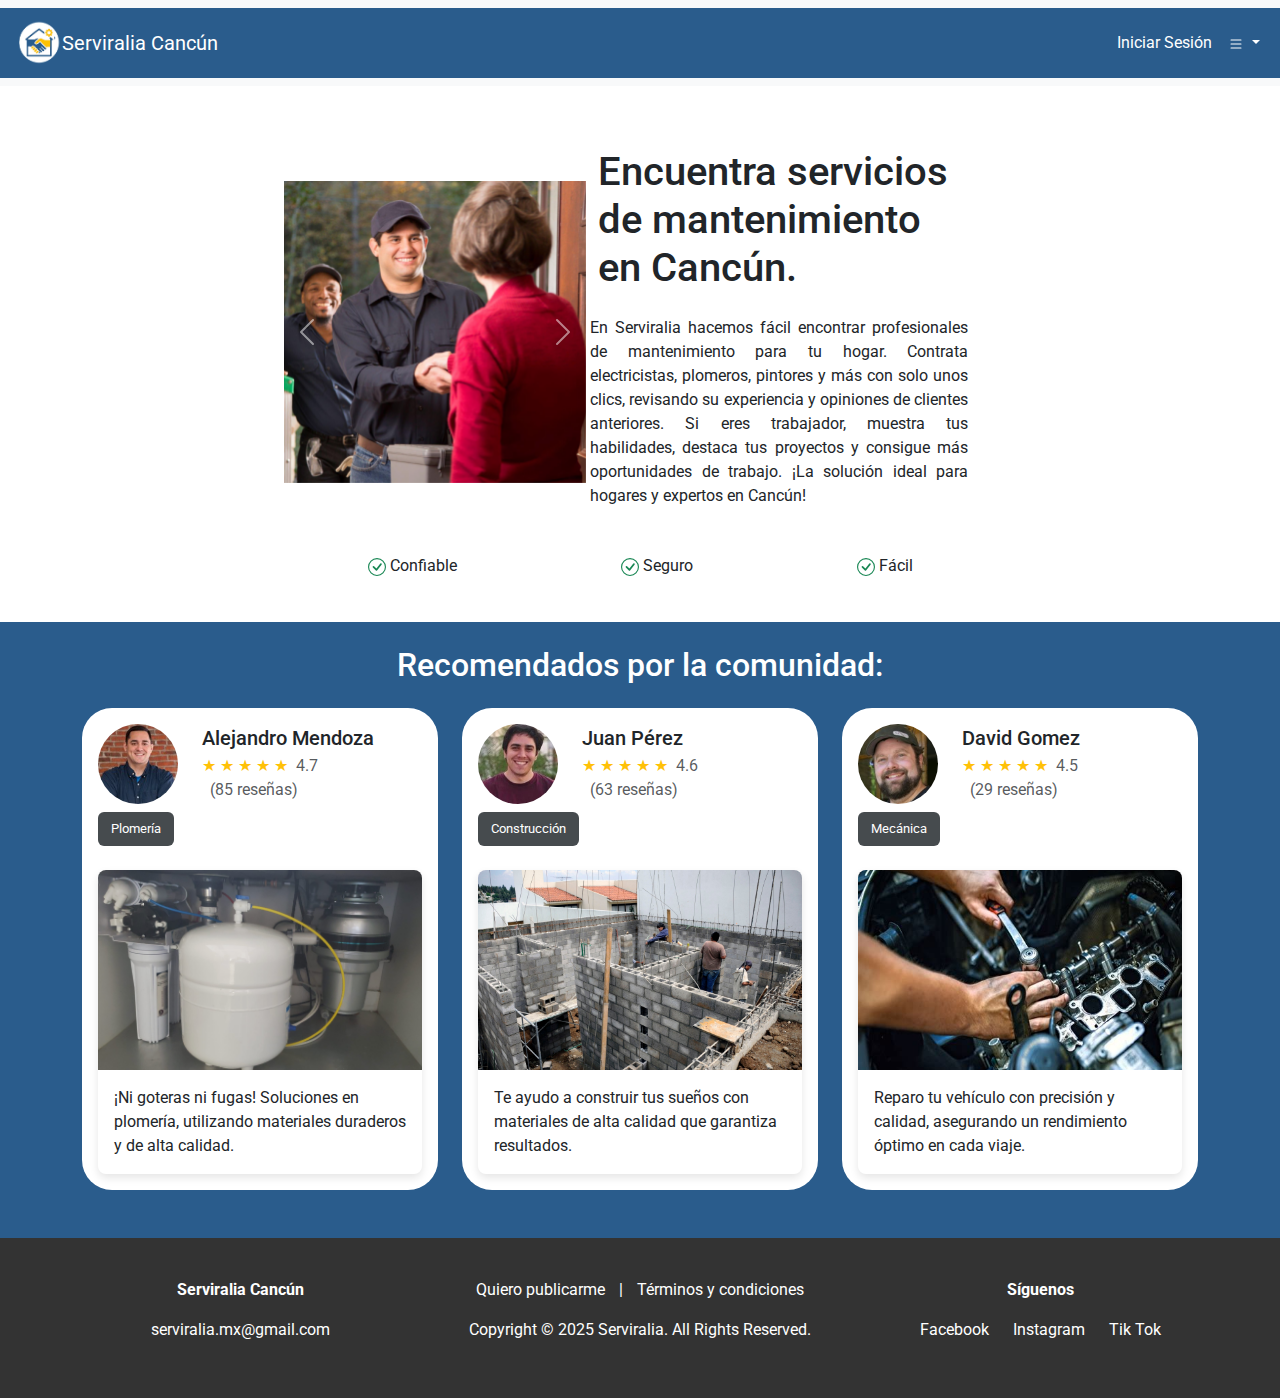
<file: index.html>
<!DOCTYPE html>
<html lang="es">

<head>
  <meta charset="UTF-8">
  <meta name="viewport" content="width=device-width, initial-scale=1.0">
  <title>Serviralia</title>
  <link rel="stylesheet" href="css/bootstrap.min.css">
  <link rel="stylesheet" href="css/style.css">
  <script src="js/bootstrap.bundle.min.js"></script>
</head>

<body>
                            <!-- NAVBAR -->
  <header>
    <nav class="navbar navbar-expand-lg bg-body-tertiary">
      <div class="container-fluid">
        <img src="img/logo.png" width="50">
        <a class="navbar-brand" href="index.html">Serviralia Cancún</a>

        <button class="navbar-toggler" type="button" data-bs-toggle="collapse" data-bs-target="#navbarSupportedContent"
          aria-controls="navbarSupportedContent" aria-expanded="false" aria-label="Toggle navigation">
          <span class="navbar-toggler-icon"></span>
        </button>

        <div class="collapse navbar-collapse" id="navbarSupportedContent">
          <ul class="navbar-nav ms-auto mb-2 mb-lg-0">
            <li class="nav-item">
              <a class="nav-link" href="Singin.html">Iniciar Sesión</a>
            </li>
            <li class="nav-item dropdown">
              <a class="nav-link dropdown-toggle" href="#" id="searchDropdown" role="button" data-bs-toggle="dropdown"
                aria-expanded="false">
                <svg xmlns="http://www.w3.org/2000/svg" width="16" height="16" fill="currentColor" class="bi bi-list"
                  viewBox="0 0 16 16">
                  <path fill-rule="evenodd"
                    d="M2.5 12a.5.5 0 0 1 .5-.5h10a.5.5 0 0 1 0 1H3a.5.5 0 0 1-.5-.5m0-4a.5.5 0 0 1 .5-.5h10a.5.5 0 0 1 0 1H3a.5.5 0 0 1-.5-.5m0-4a.5.5 0 0 1 .5-.5h10a.5.5 0 0 1 0 1H3a.5.5 0 0 1-.5-.5" />
                </svg>
              </a>
              <ul class="dropdown-menu dropdown-menu-end horizontal-dropdown" aria-labelledby="searchDropdown">
                <li><a href="electricidad.html"><button class="dropdown-item"
                      style="background-image: url('img/electricista-DD.jpg');">Electricidad</button></a></li>
                <li><a href="plomeria.html"><button class="dropdown-item"
                      style="background-image: url('img/plomeria-DD.jpeg');">Plomería</button></a></li>
                <li><a href="mecanica.html"><button class="dropdown-item"
                      style="background-image: url('img/mecanica-DD.jpg');">Mecánica</button></a></li>
                <li><a href="construccion.html"><button class="dropdown-item"
                      style="background-image: url('img/Construccion-DD.jpg');">Construcción</button></a></li>
                <li><a href="jardineria.html"><button class="dropdown-item"
                      style="background-image: url('img/jardin-DD.jpg');">Jardinería</button></a></li>
                <li><a href="#"><button class="dropdown-item"
                      style="background-image: url('img/otros.png');">Otros</button></a></li>
              </ul>
            </li>
          </ul>
        </div>
      </div>
    </nav>
  </header>





                            <!-- MAIN-->
  <main class="container">
    <div class="row align-items-center g-1">
      <div class="col-md-4 d-flex justify-content-center">
        <div id="carouselExampleAutoplaying" class="carousel slide carousel-custom" data-bs-ride="carousel">
          <div class="carousel-inner">
            <div class="carousel-item active">
              <img src="img/HomeImg1.png" class="d-block w-100" alt="...">
            </div>
            <div class="carousel-item">
              <img src="img/Homeimg2.jpg" class="d-block w-100" alt="...">
            </div>
            <div class="carousel-item">
              <img src="img/HomeImg3.png" class="d-block w-100" alt="...">
            </div>
          </div>
          <button class="carousel-control-prev" type="button" data-bs-target="#carouselExampleAutoplaying"
            data-bs-slide="prev">
            <span class="carousel-control-prev-icon" aria-hidden="true"></span>
            <span class="visually-hidden">Previous</span>
          </button>
          <button class="carousel-control-next" type="button" data-bs-target="#carouselExampleAutoplaying"
            data-bs-slide="next">
            <span class="carousel-control-next-icon" aria-hidden="true"></span>
            <span class="visually-hidden">Next</span>
          </button>
        </div>
      </div>

      <div class="col-md-5">
        <section>
          <h1 class="p-2 mb-3">Encuentra servicios de mantenimiento en Cancún.</h1>
          <p class="text-justify">En Serviralia hacemos fácil encontrar profesionales de mantenimiento para tu hogar.
            Contrata electricistas, plomeros, pintores y más con solo unos clics, revisando su experiencia y opiniones
            de clientes anteriores. Si eres trabajador, muestra tus habilidades, destaca tus proyectos y consigue más
            oportunidades de trabajo. ¡La solución ideal para hogares y expertos en Cancún!</p>
        </section>
      </div>
    </div>
  </main>

  <div class="icon-text-container">
    <div class="icon-text-group">
      <span class="icon-text-item">
        <svg xmlns="http://www.w3.org/2000/svg" width="18" height="18" fill="currentColor"
          class="bi bi-check-circle text-success" viewBox="0 0 16 16">
          <path d="M8 15A7 7 0 1 1 8 1a7 7 0 0 1 0 14m0 1A8 8 0 1 0 8 0a8 8 0 0 0 0 16" />
          <path
            d="m10.97 4.97-.02.022-3.473 4.425-2.093-2.094a.75.75 0 0 0-1.06 1.06L6.97 11.03a.75.75 0 0 0 1.079-.02l3.992-4.99a.75.75 0 0 0-1.071-1.05" />
        </svg>
        <span class="icon-text-label">Confiable</span>
      </span>

      <span class="icon-text-item">
        <svg xmlns="http://www.w3.org/2000/svg" width="18" height="18" fill="currentColor"
          class="bi bi-check-circle text-success" viewBox="0 0 16 16">
          <path d="M8 15A7 7 0 1 1 8 1a7 7 0 0 1 0 14m0 1A8 8 0 1 0 8 0a8 8 0 0 0 0 16" />
          <path
            d="m10.97 4.97-.02.022-3.473 4.425-2.093-2.094a.75.75 0 0 0-1.06 1.06L6.97 11.03a.75.75 0 0 0 1.079-.02l3.992-4.99a.75.75 0 0 0-1.071-1.05" />
        </svg>
        <span class="icon-text-label">Seguro</span>
      </span>

      <span class="icon-text-item">
        <svg xmlns="http://www.w3.org/2000/svg" width="18" height="18" fill="currentColor"
          class="bi bi-check-circle text-success" viewBox="0 0 16 16">
          <path d="M8 15A7 7 0 1 1 8 1a7 7 0 0 1 0 14m0 1A8 8 0 1 0 8 0a8 8 0 0 0 0 16" />
          <path
            d="m10.97 4.97-.02.022-3.473 4.425-2.093-2.094a.75.75 0 0 0-1.06 1.06L6.97 11.03a.75.75 0 0 0 1.079-.02l3.992-4.99a.75.75 0 0 0-1.071-1.05" />
        </svg>
        <span class="icon-text-label">Fácil</span>
      </span>
    </div>
  </div>
  </section>
  </div>
  </div>
  </main>



     <!-- TRABAJADORES RECOMENDADOS-->

  <div class="container2 perfil-trabajador py-4 mt-4">
    <div class="container">
      <h2 class="mb-4">Recomendados por la comunidad:</h2>
      <div class="row trabajadores-container">
        <!--TRAB 1-->
        <div class="col-md-4 mb-4">
          <div class="trabajador-fondo p-3">
            <div class="row align-items-center mb-4">
              <div class="col-auto">
                <img src="img/pers1.jpg" class="rounded-circle foto-trab" alt="Foto del trabajador">
              </div>
              <div class="col">
                <h5 class="mb-1">Alejandro Mendoza</h5>
                <div class="d-flex align-items-center">
                  <div class="rating-stars">
                    <span class="text-warning">★</span>
                    <span class="text-warning">★</span>
                    <span class="text-warning">★</span>
                    <span class="text-warning">★</span>
                    <span class="text-warning">★</span>
                  </div>
                  <span class="ms-2 text-muted">4.7</span>
                </div>
                <span class="ms-2 text-muted">(85 reseñas)</span>
              </div>
              <div class="col-12 mt-2">
                <button class="btn botonplom">Plomería</button>
              </div>
            </div>

            <div class="row">
              <div class="col-12">
                <div class="card service-card h-100">
                  <img src="img/Reparacion1.png" class="card-img-top" alt="Trabajo de plomería">
                  <div class="card-body">
                    <p class="card-text">¡Ni goteras ni fugas! Soluciones en plomería, utilizando materiales duraderos y
                      de alta calidad.</p>
                  </div>
                </div>
              </div>
            </div>
          </div>
        </div>

        <!--TRAB 2-->
        <div class="col-md-4 mb-4">
          <div class="trabajador-fondo p-3">
            <div class="row align-items-center mb-4">
              <div class="col-auto">
                <img src="img/pers2.jpg" class="rounded-circle foto-trab" alt="Foto del trabajador">
              </div>
              <div class="col">
                <h5 class="mb-1">Juan Pérez</h5>
                <div class="d-flex align-items-center">
                  <div class="rating-stars">
                    <span class="text-warning">★</span>
                    <span class="text-warning">★</span>
                    <span class="text-warning">★</span>
                    <span class="text-warning">★</span>
                    <span class="text-warning">★</span>
                  </div>
                  <span class="ms-2 text-muted">4.6</span>
                </div>
                <span class="ms-2 text-muted">(63 reseñas)</span>
              </div>
              <div class="col-12 mt-2">
                <button class="btn botonplom">Construcción</button>
              </div>
            </div>

            <div class="row">
              <div class="col-12">
                <div class="card service-card h-100">
                  <img src="img/reparacion3.jpg" class="card-img-top" alt="Trabajo de plomería">
                  <div class="card-body">
                    <p class="card-text">Te ayudo a construir tus sueños con materiales de alta calidad que garantiza
                      resultados.</p>
                  </div>
                </div>
              </div>
            </div>
          </div>
        </div>

        <!--TRAB 3-->
        <div class="col-md-4 mb-4">
          <div class="trabajador-fondo p-3">
            <div class="row align-items-center mb-4">
              <div class="col-auto">
                <img src="img/pers3.jpg" class="rounded-circle foto-trab" alt="Foto del trabajador">
              </div>
              <div class="col">
                <h5 class="mb-1">David Gomez</h5>
                <div class="d-flex align-items-center">
                  <div class="rating-stars">
                    <span class="text-warning">★</span>
                    <span class="text-warning">★</span>
                    <span class="text-warning">★</span>
                    <span class="text-warning">★</span>
                    <span class="text-warning">★</span>
                  </div>
                  <span class="ms-2 text-muted">4.5</span>
                </div>
                <span class="ms-2 text-muted">(29 reseñas)</span>
              </div>
              <div class="col-12 mt-2">
                <button class="btn botonplom">Mecánica</button>
              </div>
            </div>

            <div class="row">
              <div class="col-12">
                <div class="card service-card h-100">
                  <img src="img/reparacion2.jpg" class="card-img-top" alt="Trabajo de mecánica">
                  <div class="card-body">
                    <p class="card-text">Reparo tu vehículo con precisión y calidad, asegurando un rendimiento óptimo en
                      cada viaje.</p>
                  </div>
                </div>
              </div>
            </div>
          </div>
        </div>
      </div>
    </div>
  </div>




                            <!--FOOTER INICIO-->
  <footer>
    <div class="footer-container">
      <div class="footer-column">
        <p><strong>Serviralia Cancún</strong></p>
        <p><a href="mailto:serviralia.mx@gmail.com">serviralia.mx@gmail.com</a></p>

      </div>
      <div class="footer-column">
        <p><a href="#">Quiero publicarme</a> | <a href="#">Términos y condiciones</a></p>
        <p>Copyright © 2025 Serviralia. All Rights Reserved.</p>
      </div>
      <div class="footer-column">
        <p><strong>Síguenos</strong></p>
        <a href="#">Facebook</a>
        <a href="#">Instagram</a>
        <a href="#">Tik Tok</a>
      </div>
    </div>
  </footer>

</body>

</html>
</file>
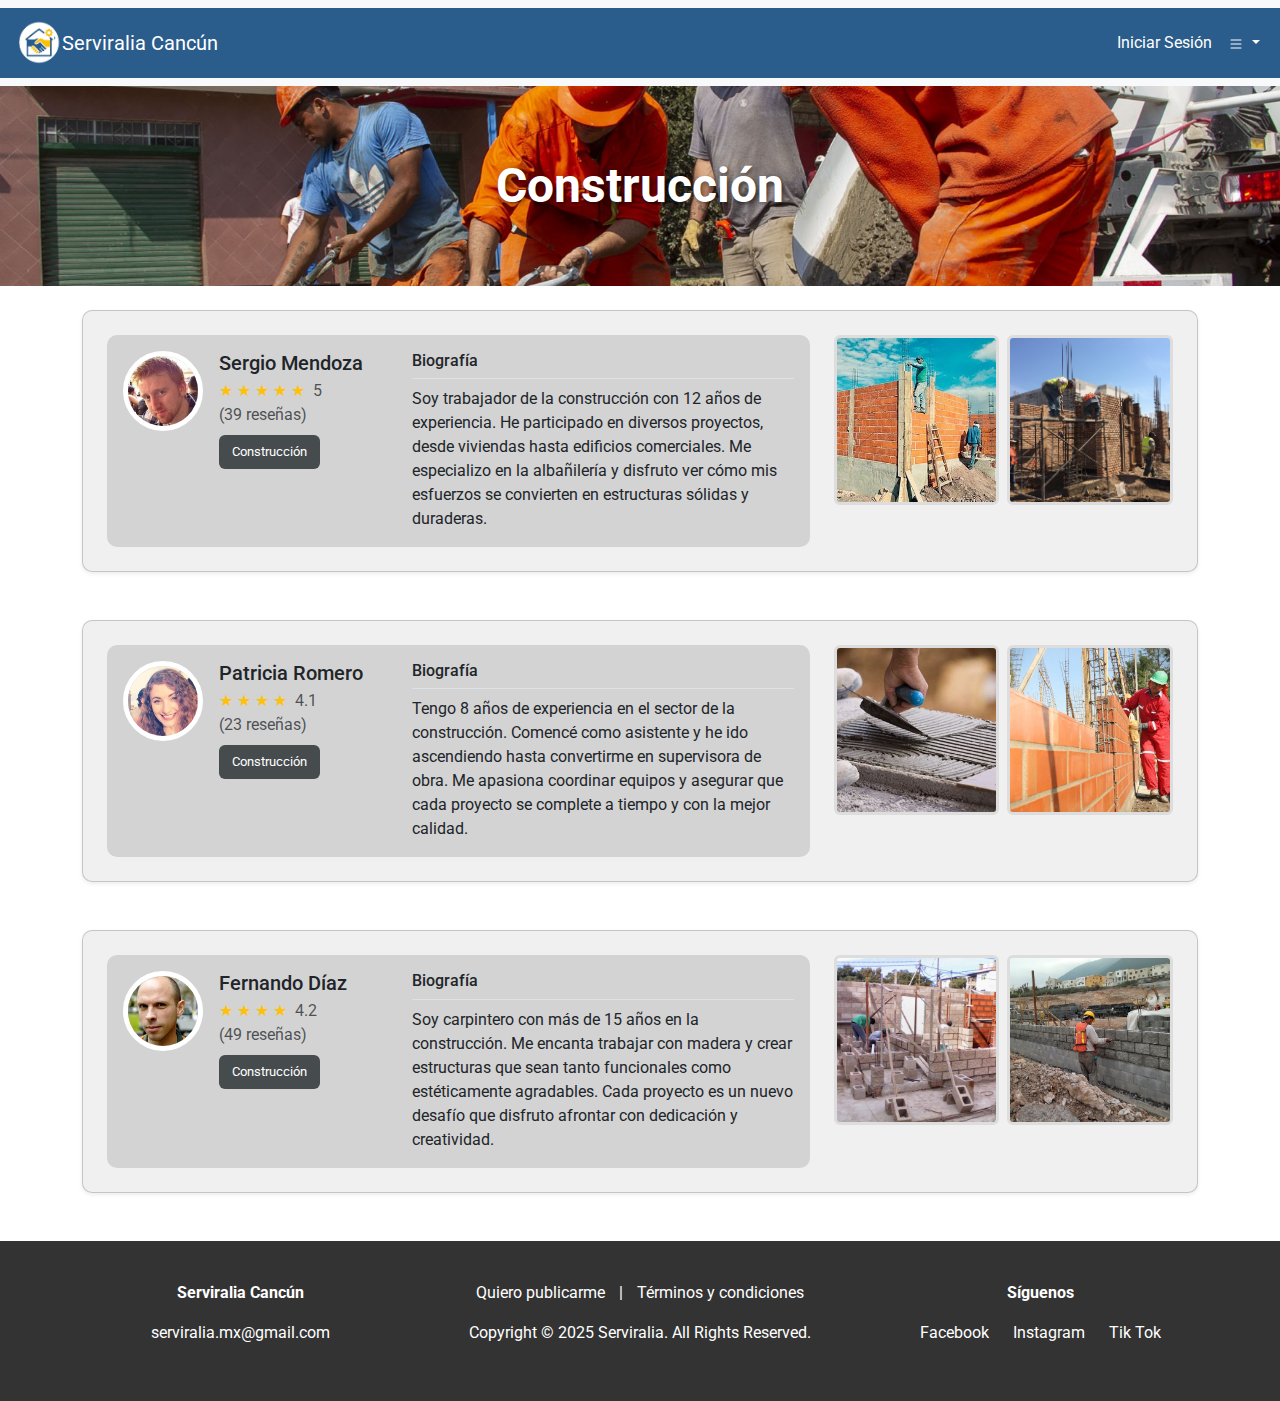
<file: construccion.html>
<!DOCTYPE html>
<html lang="es">

<head>
  <meta charset="UTF-8">
  <meta name="viewport" content="width=device-width, initial-scale=1.0">
  <title>Construcción</title>
  <link rel="stylesheet" href="css/bootstrap.min.css">
  <link rel="stylesheet" href="css/electricidad.css">
  <script src="js/bootstrap.bundle.min.js"></script>
</head>

<body>
                            <!-- NAVBAR -->
  <header>
    <nav class="navbar navbar-expand-lg bg-body-tertiary">
      <div class="container-fluid">
        <img src="img/logo.png" width="50">
        <a class="navbar-brand" href="index.html">Serviralia Cancún</a>

        <button class="navbar-toggler" type="button" data-bs-toggle="collapse" data-bs-target="#navbarSupportedContent"
          aria-controls="navbarSupportedContent" aria-expanded="false" aria-label="Toggle navigation">
          <span class="navbar-toggler-icon"></span>
        </button>

        <div class="collapse navbar-collapse" id="navbarSupportedContent">
          <ul class="navbar-nav ms-auto mb-2 mb-lg-0">
            <li class="nav-item">
              <a class="nav-link" href="Singin.html">Iniciar Sesión</a>
            </li>
            <li class="nav-item dropdown">
              <a class="nav-link dropdown-toggle" href="#" id="searchDropdown" role="button" data-bs-toggle="dropdown"
                aria-expanded="false">
                <svg xmlns="http://www.w3.org/2000/svg" width="16" height="16" fill="currentColor" class="bi bi-list"
                  viewBox="0 0 16 16">
                  <path fill-rule="evenodd"
                    d="M2.5 12a.5.5 0 0 1 .5-.5h10a.5.5 0 0 1 0 1H3a.5.5 0 0 1-.5-.5m0-4a.5.5 0 0 1 .5-.5h10a.5.5 0 0 1 0 1H3a.5.5 0 0 1-.5-.5m0-4a.5.5 0 0 1 .5-.5h10a.5.5 0 0 1 0 1H3a.5.5 0 0 1-.5-.5" />
                </svg>
              </a>
              <ul class="dropdown-menu dropdown-menu-end horizontal-dropdown" aria-labelledby="searchDropdown">
                <li><a href="electricidad.html"><button class="dropdown-item"
                      style="background-image: url('img/electricista-DD.jpg');">Electricidad</button></a></li>
                <li><a href="plomeria.html"><button class="dropdown-item"
                      style="background-image: url('img/plomeria-DD.jpeg');">Plomería</button></a></li>
                <li><a href="mecanica.html"><button class="dropdown-item"
                      style="background-image: url('img/mecanica-DD.jpg');">Mecánica</button></a></li>
                <li><a href="construccion.html"><button class="dropdown-item"
                      style="background-image: url('img/Construccion-DD.jpg');">Construcción</button></a></li>
                <li><a href="electricidad.html"><button class="dropdown-item"
                      style="background-image: url('img/jardin-DD.jpg');">Jardinería</button></a></li>
                <li><a href="#"><button class="dropdown-item"
                      style="background-image: url('img/otros.png');">Otros</button></a></li>
              </ul>
            </li>
          </ul>
        </div>
      </div>
    </nav>
  </header>





                            <!-- MAIN-->
  <main>
    <div class="container-fluid1 px-0">
      <div class="image-container">
        <img src="img/Construccion-DD.jpg" alt="Construcción">
        <div class="text-overlay">Construcción</div>
      </div>
    </div>


    <!--TRAB 1-->
    <div class="container mt-4 mb-5">
      <div class="card p-4 shadow-sm">
        <div class="row g-4">

          <div class="col-md-8">
            <div class="trabajador-fondo p-3">
              <div class="row">

                <div class="col-md-5">
                  <div class="d-flex align-items-start mb-3">
                    <img src="img/pers13.jpg" class="rounded-circle foto-trab me-3" alt="Foto del trabajador"
                      style="width: 80px; height: 80px;">
                    <div>
                      <h5 class="mb-1">Sergio Mendoza</h5>
                      <div class="d-flex align-items-center">
                        <div class="rating-stars">
                          <span class="text-warning">★</span>
                          <span class="text-warning">★</span>
                          <span class="text-warning">★</span>
                          <span class="text-warning">★</span>
                          <span class="text-warning">★</span>
                        </div>
                        <span class="ms-2 text-muted">5</span>
                      </div>
                      <span class="d-block text-muted">(39 reseñas)</span>
                      <button class="btn botonplom mt-2">Construcción</button>
                    </div>
                  </div>
                </div>

                <div class="col-md-7">
                  <div class="trabajador-bio">
                    <h6 class="border-bottom pb-2">Biografía</h6>
                    <p class="mb-0">
                      Soy trabajador de la construcción con 12 años de experiencia. He participado en diversos
                      proyectos, desde viviendas hasta edificios comerciales. Me especializo en la albañilería y
                      disfruto ver cómo mis esfuerzos se convierten en estructuras sólidas y duraderas.
                    </p>
                  </div>
                </div>
              </div>
            </div>
          </div>

          <div class="col-md-4">
            <div class="row g-2">
              <div class="col-6">
                <img src="img/cons1.jpg" class="img-fluid rounded reparacion-img" alt="Reparación 1">
              </div>
              <div class="col-6">
                <img src="img/cons2.jpg" class="img-fluid rounded reparacion-img" alt="Reparación 2">
              </div>
            </div>
          </div>

        </div>
      </div>
    </div>


    <!--TRAB 2-->
    <div class="container mt-4 mb-5">
      <div class="card p-4 shadow-sm">
        <div class="row g-4">

          <div class="col-md-8">
            <div class="trabajador-fondo p-3">
              <div class="row">

                <div class="col-md-5">
                  <div class="d-flex align-items-start mb-3">
                    <img src="img/pers14.jpg" class="rounded-circle foto-trab me-3" alt="Foto del trabajador"
                      style="width: 80px; height: 80px;">
                    <div>
                      <h5 class="mb-1">Patricia Romero</h5>
                      <div class="d-flex align-items-center">
                        <div class="rating-stars">
                          <span class="text-warning">★</span>
                          <span class="text-warning">★</span>
                          <span class="text-warning">★</span>
                          <span class="text-warning">★</span>
                        </div>
                        <span class="ms-2 text-muted">4.1</span>
                      </div>
                      <span class="d-block text-muted">(23 reseñas)</span>
                      <button class="btn botonplom mt-2">Construcción</button>
                    </div>
                  </div>
                </div>

                <div class="col-md-7">
                  <div class="trabajador-bio">
                    <h6 class="border-bottom pb-2">Biografía</h6>
                    <p class="mb-0">
                      Tengo 8 años de experiencia en el sector de la construcción. Comencé como asistente y he ido
                      ascendiendo hasta convertirme en supervisora de obra. Me apasiona coordinar equipos y asegurar que
                      cada proyecto se complete a tiempo y con la mejor calidad.
                    </p>
                  </div>
                </div>
              </div>
            </div>
          </div>

          <div class="col-md-4">
            <div class="row g-2">
              <div class="col-6">
                <img src="img/cons3.jpg" class="img-fluid rounded reparacion-img" alt="Reparación 1">
              </div>
              <div class="col-6">
                <img src="img/cons4.jpg" class="img-fluid rounded reparacion-img" alt="Reparación 2">
              </div>
            </div>
          </div>

        </div>
      </div>
    </div>



    <!--TRAB 3-->
    <div class="container mt-4 mb-5">
      <div class="card p-4 shadow-sm">
        <div class="row g-4">

          <div class="col-md-8">
            <div class="trabajador-fondo p-3">
              <div class="row">

                <div class="col-md-5">
                  <div class="d-flex align-items-start mb-3">
                    <img src="img/pers15.jpg" class="rounded-circle foto-trab me-3" alt="Foto del trabajador"
                      style="width: 80px; height: 80px;">
                    <div>
                      <h5 class="mb-1">Fernando Díaz</h5>
                      <div class="d-flex align-items-center">
                        <div class="rating-stars">
                          <span class="text-warning">★</span>
                          <span class="text-warning">★</span>
                          <span class="text-warning">★</span>
                          <span class="text-warning">★</span>
                        </div>
                        <span class="ms-2 text-muted">4.2</span>
                      </div>
                      <span class="d-block text-muted">(49 reseñas)</span>
                      <button class="btn botonplom mt-2">Construcción</button>
                    </div>
                  </div>
                </div>

                <div class="col-md-7">
                  <div class="trabajador-bio">
                    <h6 class="border-bottom pb-2">Biografía</h6>
                    <p class="mb-0">
                      Soy carpintero con más de 15 años en la construcción. Me encanta trabajar con madera y crear
                      estructuras que sean tanto funcionales como estéticamente agradables. Cada proyecto es un nuevo
                      desafío que disfruto afrontar con dedicación y creatividad.
                  </div>
                </div>
              </div>
            </div>
          </div>

          <div class="col-md-4">
            <div class="row g-2">
              <div class="col-6">
                <img src="img/cons5.jpg" class="img-fluid rounded reparacion-img" alt="Reparación 1">
              </div>
              <div class="col-6">
                <img src="img/cons6.jpg" class="img-fluid rounded reparacion-img" alt="Reparación 2">
              </div>
            </div>
          </div>

        </div>
      </div>
    </div>
  </main>


                            <!--FOOTER INICIO-->
  <footer>
    <div class="footer-container">
      <div class="footer-column">
        <p><strong>Serviralia Cancún</strong></p>
        <p><a href="mailto:serviralia.mx@gmail.com">serviralia.mx@gmail.com</a></p>

      </div>
      <div class="footer-column">
        <p><a href="#">Quiero publicarme</a> | <a href="#">Términos y condiciones</a></p>
        <p>Copyright © 2025 Serviralia. All Rights Reserved.</p>
      </div>
      <div class="footer-column">
        <p><strong>Síguenos</strong></p>
        <a href="#">Facebook</a>
        <a href="#">Instagram</a>
        <a href="#">Tik Tok</a>
      </div>
    </div>
  </footer>

</body>

</html>
</file>
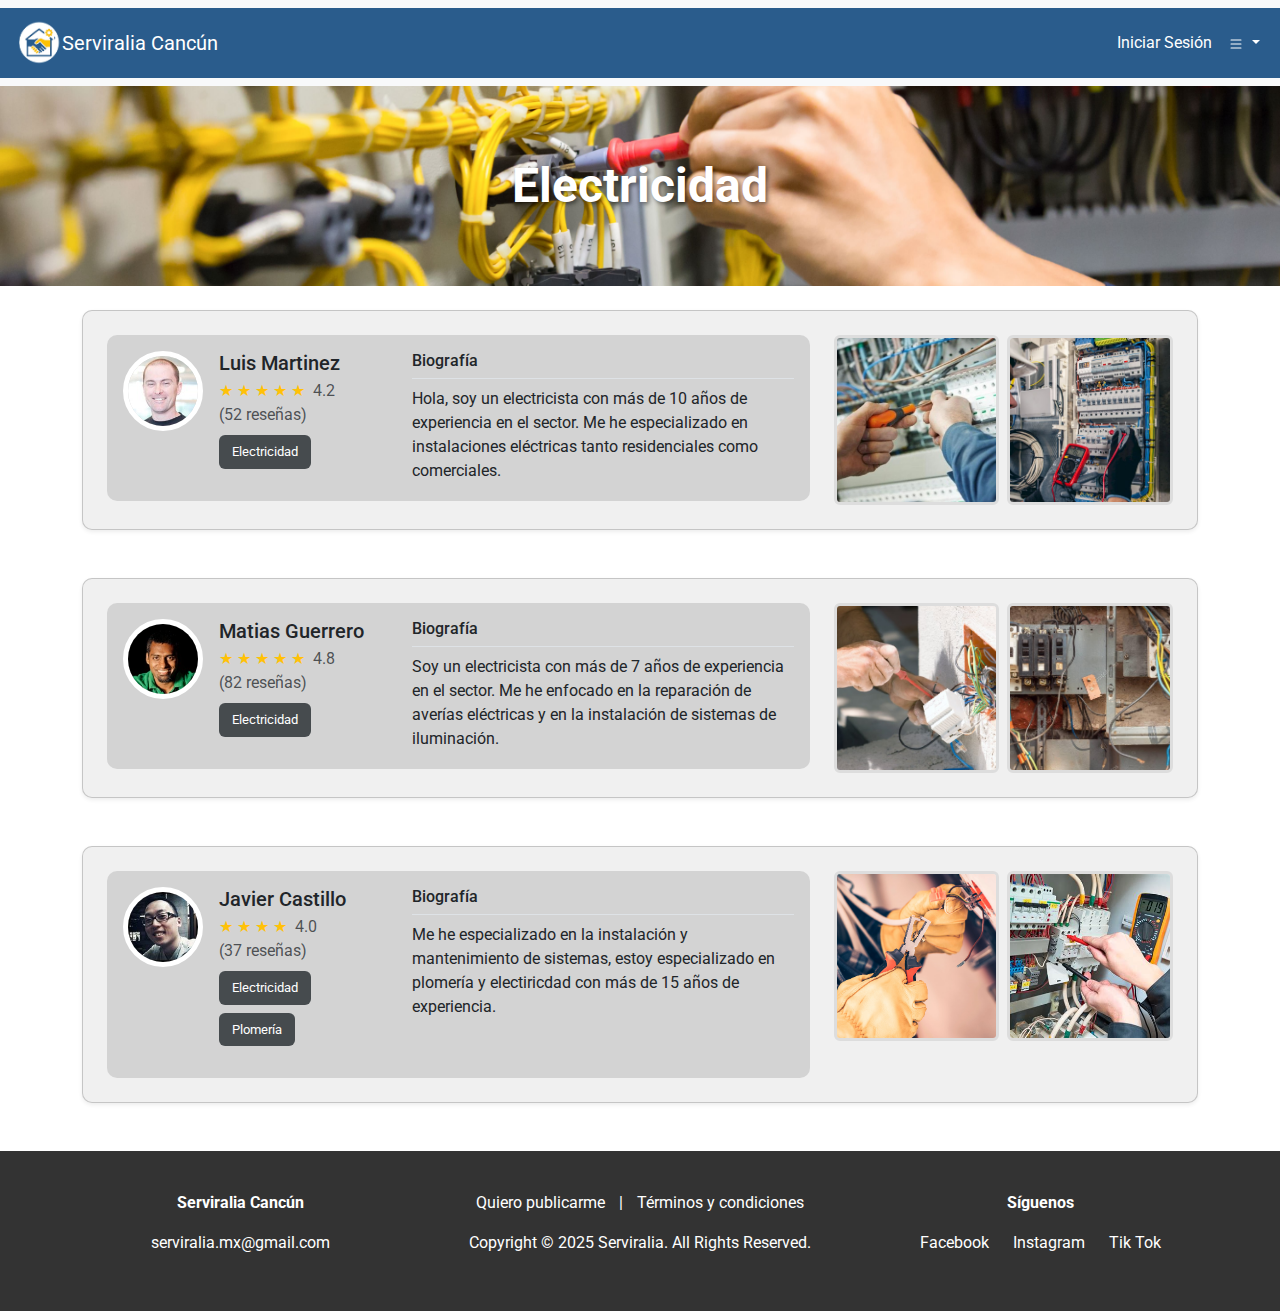
<file: electricidad.html>
<!DOCTYPE html>
<html lang="es">

<head>
  <meta charset="UTF-8">
  <meta name="viewport" content="width=device-width, initial-scale=1.0">
  <title>Electricidad</title>
  <link rel="stylesheet" href="css/bootstrap.min.css">
  <link rel="stylesheet" href="css/electricidad.css">
  <script src="js/bootstrap.bundle.min.js"></script>
</head>

<body>
                            <!-- NAVBAR -->
  <header>
    <nav class="navbar navbar-expand-lg bg-body-tertiary">
      <div class="container-fluid">
        <img src="img/logo.png" width="50">
        <a class="navbar-brand" href="index.html">Serviralia Cancún</a>

        <button class="navbar-toggler" type="button" data-bs-toggle="collapse" data-bs-target="#navbarSupportedContent"
          aria-controls="navbarSupportedContent" aria-expanded="false" aria-label="Toggle navigation">
          <span class="navbar-toggler-icon"></span>
        </button>

        <div class="collapse navbar-collapse" id="navbarSupportedContent">
          <ul class="navbar-nav ms-auto mb-2 mb-lg-0">
            <li class="nav-item">
              <a class="nav-link" href="Singin.html">Iniciar Sesión</a>
            </li>
            <li class="nav-item dropdown">
              <a class="nav-link dropdown-toggle" href="#" id="searchDropdown" role="button" data-bs-toggle="dropdown"
                aria-expanded="false">
                <svg xmlns="http://www.w3.org/2000/svg" width="16" height="16" fill="currentColor" class="bi bi-list"
                  viewBox="0 0 16 16">
                  <path fill-rule="evenodd"
                    d="M2.5 12a.5.5 0 0 1 .5-.5h10a.5.5 0 0 1 0 1H3a.5.5 0 0 1-.5-.5m0-4a.5.5 0 0 1 .5-.5h10a.5.5 0 0 1 0 1H3a.5.5 0 0 1-.5-.5m0-4a.5.5 0 0 1 .5-.5h10a.5.5 0 0 1 0 1H3a.5.5 0 0 1-.5-.5" />
                </svg>
              </a>
              <ul class="dropdown-menu dropdown-menu-end horizontal-dropdown" aria-labelledby="searchDropdown">
                <li><a href="electricidad.html"><button class="dropdown-item"
                      style="background-image: url('img/electricista-DD.jpg');">Electricidad</button></a></li>
                <li><a href="plomeria.html"><button class="dropdown-item"
                      style="background-image: url('img/plomeria-DD.jpeg');">Plomería</button></a></li>
                <li><a href="mecanica.html"><button class="dropdown-item"
                      style="background-image: url('img/mecanica-DD.jpg');">Mecánica</button></a></li>
                <li><a href="construccion.html"><button class="dropdown-item"
                      style="background-image: url('img/Construccion-DD.jpg');">Construcción</button></a></li>
                <li><a href="jardineria.html"><button class="dropdown-item"
                      style="background-image: url('img/jardin-DD.jpg');">Jardinería</button></a></li>
                <li><a href="#"><button class="dropdown-item"
                      style="background-image: url('img/otros.png');">Otros</button></a></li>
              </ul>
            </li>
          </ul>
        </div>
      </div>
    </nav>
  </header>





                            <!-- MAIN-->
  <main>
    <div class="container-fluid1 px-0">
      <div class="image-container">
        <img src="img/electricista-DD.jpg" alt="Electricidad">
        <div class="text-overlay">Electricidad</div>
      </div>
    </div>


    <!--TRAB 1-->
    <div class="container mt-4 mb-5">
      <div class="card p-4 shadow-sm">
        <div class="row g-4">

          <div class="col-md-8">
            <div class="trabajador-fondo p-3">
              <div class="row">

                <div class="col-md-5">
                  <div class="d-flex align-items-start mb-3">
                    <img src="img/pers4.jpg" class="rounded-circle foto-trab me-3" alt="Foto del trabajador"
                      style="width: 80px; height: 80px;">
                    <div>
                      <h5 class="mb-1">Luis Martinez</h5>
                      <div class="d-flex align-items-center">
                        <div class="rating-stars">
                          <span class="text-warning">★</span>
                          <span class="text-warning">★</span>
                          <span class="text-warning">★</span>
                          <span class="text-warning">★</span>
                          <span class="text-warning">★</span>
                        </div>
                        <span class="ms-2 text-muted">4.2</span>
                      </div>
                      <span class="d-block text-muted">(52 reseñas)</span>
                      <button class="btn botonplom mt-2">Electricidad</button>
                    </div>
                  </div>
                </div>

                <div class="col-md-7">
                  <div class="trabajador-bio">
                    <h6 class="border-bottom pb-2">Biografía</h6>
                    <p class="mb-0">
                      Hola, soy un electricista con más de 10 años de experiencia en el sector. Me he especializado en
                      instalaciones eléctricas tanto residenciales como comerciales.
                    </p>
                  </div>
                </div>
              </div>
            </div>
          </div>

          <div class="col-md-4">
            <div class="row g-2">
              <div class="col-6">
                <img src="img/elec1.jpg" class="img-fluid rounded reparacion-img" alt="Reparación 1">
              </div>
              <div class="col-6">
                <img src="img/elec2.jpg" class="img-fluid rounded reparacion-img" alt="Reparación 2">
              </div>
            </div>
          </div>

        </div>
      </div>
    </div>


    <!--TRAB 2-->
    <div class="container mt-4 mb-5">
      <div class="card p-4 shadow-sm">
        <div class="row g-4">

          <div class="col-md-8">
            <div class="trabajador-fondo p-3">
              <div class="row">

                <div class="col-md-5">
                  <div class="d-flex align-items-start mb-3">
                    <img src="img/pers5.jpg" class="rounded-circle foto-trab me-3" alt="Foto del trabajador"
                      style="width: 80px; height: 80px;">
                    <div>
                      <h5 class="mb-1">Matias Guerrero</h5>
                      <div class="d-flex align-items-center">
                        <div class="rating-stars">
                          <span class="text-warning">★</span>
                          <span class="text-warning">★</span>
                          <span class="text-warning">★</span>
                          <span class="text-warning">★</span>
                          <span class="text-warning">★</span>
                        </div>
                        <span class="ms-2 text-muted">4.8</span>
                      </div>
                      <span class="d-block text-muted">(82 reseñas)</span>
                      <button class="btn botonplom mt-2">Electricidad</button>
                    </div>
                  </div>
                </div>

                <div class="col-md-7">
                  <div class="trabajador-bio">
                    <h6 class="border-bottom pb-2">Biografía</h6>
                    <p class="mb-0">
                      Soy un electricista con más de 7 años de experiencia en el sector. Me he enfocado en la reparación
                      de averías eléctricas y en la instalación de sistemas de iluminación.
                    </p>
                  </div>
                </div>
              </div>
            </div>
          </div>

          <div class="col-md-4">
            <div class="row g-2">
              <div class="col-6">
                <img src="img/elec3.jpg" class="img-fluid rounded reparacion-img" alt="Reparación 1">
              </div>
              <div class="col-6">
                <img src="img/elec4.jpg" class="img-fluid rounded reparacion-img" alt="Reparación 2">
              </div>
            </div>
          </div>

        </div>
      </div>
    </div>



    <!--TRAB 3-->
    <div class="container mt-4 mb-5">
      <div class="card p-4 shadow-sm">
        <div class="row g-4">

          <div class="col-md-8">
            <div class="trabajador-fondo p-3">
              <div class="row">

                <div class="col-md-5">
                  <div class="d-flex align-items-start mb-3">
                    <img src="img/pers6.jpg" class="rounded-circle foto-trab me-3" alt="Foto del trabajador"
                      style="width: 80px; height: 80px;">
                    <div>
                      <h5 class="mb-1">Javier Castillo</h5>
                      <div class="d-flex align-items-center">
                        <div class="rating-stars">
                          <span class="text-warning">★</span>
                          <span class="text-warning">★</span>
                          <span class="text-warning">★</span>
                          <span class="text-warning">★</span>
                        </div>
                        <span class="ms-2 text-muted">4.0</span>
                      </div>
                      <span class="d-block text-muted">(37 reseñas)</span>
                      <button class="btn botonplom mt-2">Electricidad</button>
                      <button class="btn botonplom mt-2">Plomería</button>
                    </div>
                  </div>
                </div>

                <div class="col-md-7">
                  <div class="trabajador-bio">
                    <h6 class="border-bottom pb-2">Biografía</h6>
                    <p class="mb-0">
                      Me he especializado en la instalación y mantenimiento de sistemas, estoy especializado en plomería
                      y electiricdad con más de 15 años de experiencia.
                    </p>
                  </div>
                </div>
              </div>
            </div>
          </div>

          <div class="col-md-4">
            <div class="row g-2">
              <div class="col-6">
                <img src="img/elec5.jpg" class="img-fluid rounded reparacion-img" alt="Reparación 1">
              </div>
              <div class="col-6">
                <img src="img/elec6.jpg" class="img-fluid rounded reparacion-img" alt="Reparación 2">
              </div>
            </div>
          </div>

        </div>
      </div>
    </div>
  </main>


                            <!--FOOTER INICIO-->
  <footer>
    <div class="footer-container">
      <div class="footer-column">
        <p><strong>Serviralia Cancún</strong></p>
        <p><a href="mailto:serviralia.mx@gmail.com">serviralia.mx@gmail.com</a></p>

      </div>
      <div class="footer-column">
        <p><a href="#">Quiero publicarme</a> | <a href="#">Términos y condiciones</a></p>
        <p>Copyright © 2025 Serviralia. All Rights Reserved.</p>
      </div>
      <div class="footer-column">
        <p><strong>Síguenos</strong></p>
        <a href="#">Facebook</a>
        <a href="#">Instagram</a>
        <a href="#">Tik Tok</a>
      </div>
    </div>
  </footer>

</body>

</html>
</file>
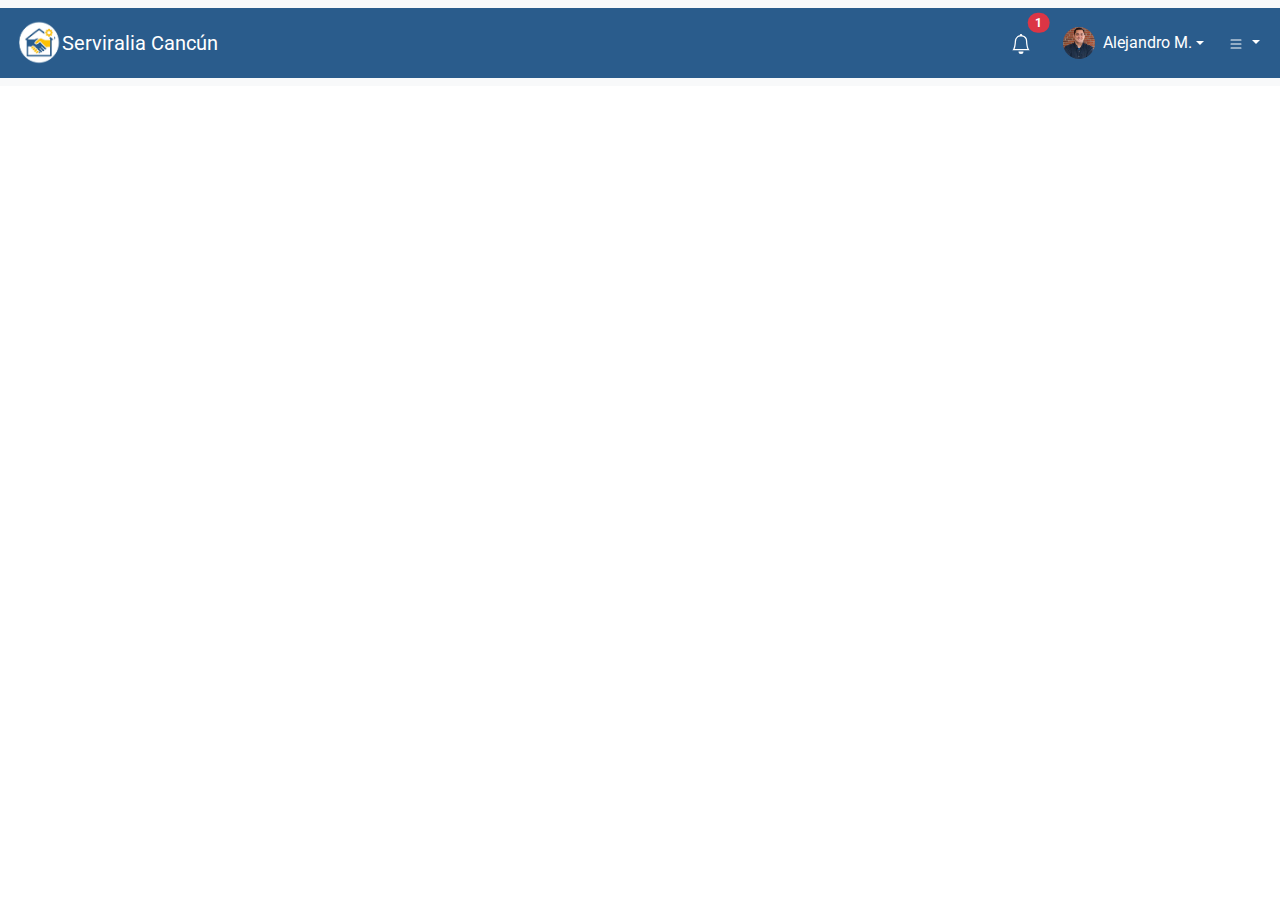
<file: header2.html>
<!DOCTYPE html>
<html lang="es">

<head>
  <meta charset="UTF-8">
  <meta name="viewport" content="width=device-width, initial-scale=1.0">
  <title>Header2</title>
  <link rel="stylesheet" href="css/bootstrap.min.css">
  <link rel="stylesheet" href="css/header2.css">
  <script src="js/bootstrap.bundle.min.js"></script>
</head>

<body>
  <!-- NAVBAR -->
  <header>
    <nav class="navbar navbar-expand-lg bg-body-tertiary">
      <div class="container-fluid">
        <img src="img/logo.png" width="50">
        <a class="navbar-brand" href="index.html">Serviralia Cancún</a>

        <button class="navbar-toggler" type="button" data-bs-toggle="collapse" data-bs-target="#navbarSupportedContent"
          aria-controls="navbarSupportedContent" aria-expanded="false" aria-label="Toggle navigation">
          <span class="navbar-toggler-icon"></span>
        </button>

        <div class="collapse navbar-collapse" id="navbarSupportedContent">
          <ul class="navbar-nav ms-auto mb-2 mb-lg-0 align-items-center">
            <!-- Solicitudes -->
            <li class="nav-item mx-2">
              <a class="nav-link position-relative" href="#">
                <svg xmlns="http://www.w3.org/2000/svg" width="20" height="20" fill="currentColor" class="bi bi-bell" viewBox="0 0 16 16">
                  <path d="M8 16a2 2 0 0 0 2-2H6a2 2 0 0 0 2 2zM8 1.918l-.797.161A4.002 4.002 0 0 0 4 6c0 .628-.134 2.197-.459 3.742-.16.767-.376 1.566-.663 2.258h10.244c-.287-.692-.502-1.49-.663-2.258C12.134 8.197 12 6.628 12 6a4.002 4.002 0 0 0-3.203-3.92L8 1.917zM14.22 12c.223.447.481.801.78 1H1c.299-.199.557-.553.78-1C2.68 10.2 3 6.88 3 6c0-2.42 1.72-4.44 4.005-4.901a1 1 0 1 1 1.99 0A5.002 5.002 0 0 1 13 6c0 .88.32 4.2 1.22 6z"/>
                </svg>
                <span class="position-absolute top-0 start-100 translate-middle badge rounded-pill bg-danger">
                  1
                  <span class="visually-hidden">solicitudes pendientes</span>
                </span>
              </a>
            </li>
            
            <!-- Dropdown de perfil -->
            <li class="nav-item dropdown mx-2">
              <a class="nav-link dropdown-toggle d-flex align-items-center" href="#" id="profileDropdown" role="button" data-bs-toggle="dropdown" aria-expanded="false">
                <img src="img/pers1.jpg" width="32" height="32" class="rounded-circle me-2">
                <span>Alejandro M.</span>
              </a>
              <ul class="dropdown-menu dropdown-menu-end" aria-labelledby="profileDropdown">
                <li><a class="dropdown-item" href="perfiltrab.html">Mi perfil</a></li>
                <li><a class="dropdown-item" href="#">Editar perfil</a></li>
                <li><a class="dropdown-item" href="#">Solicitudes (1)</a></li>
                <li><hr class="dropdown-divider"></li>
                <li><a class="dropdown-item text-danger" href="#">Cerrar sesión</a></li>
              </ul>
            </li>
            
            <!-- Dropdown de categorias -->
            <li class="nav-item dropdown">
              <a class="nav-link dropdown-toggle" href="#" id="searchDropdown" role="button" data-bs-toggle="dropdown"
                aria-expanded="false">
                <svg xmlns="http://www.w3.org/2000/svg" width="16" height="16" fill="currentColor" class="bi bi-list"
                  viewBox="0 0 16 16">
                  <path fill-rule="evenodd"
                    d="M2.5 12a.5.5 0 0 1 .5-.5h10a.5.5 0 0 1 0 1H3a.5.5 0 0 1-.5-.5m0-4a.5.5 0 0 1 .5-.5h10a.5.5 0 0 1 0 1H3a.5.5 0 0 1-.5-.5m0-4a.5.5 0 0 1 .5-.5h10a.5.5 0 0 1 0 1H3a.5.5 0 0 1-.5-.5" />
                </svg>
              </a>
              <ul class="dropdown-menu dropdown-menu-end horizontal-dropdown" aria-labelledby="searchDropdown">
                <li><a href="electricidad.html"><button class="dropdown-item"
                      style="background-image: url('img/electricista-DD.jpg');">Electricidad</button></a></li>
                <li><a href="plomeria.html"><button class="dropdown-item"
                      style="background-image: url('img/plomeria-DD.jpeg');">Plomería</button></a></li>
                <li><a href="mecanica.html"><button class="dropdown-item"
                      style="background-image: url('img/mecanica-DD.jpg');">Mecánica</button></a></li>
                <li><a href="construccion.html"><button class="dropdown-item"
                      style="background-image: url('img/Construccion-DD.jpg');">Construcción</button></a></li>
                <li><a href="jardineria.html"><button class="dropdown-item"
                      style="background-image: url('img/jardin-DD.jpg');">Jardinería</button></a></li>
                <li><a href="#"><button class="dropdown-item"
                      style="background-image: url('img/otros.png');">Otros</button></a></li>
              </ul>
            </li>
          </ul>
        </div>
      </div>
    </nav>
  </header>
</body>
</html>
</file>
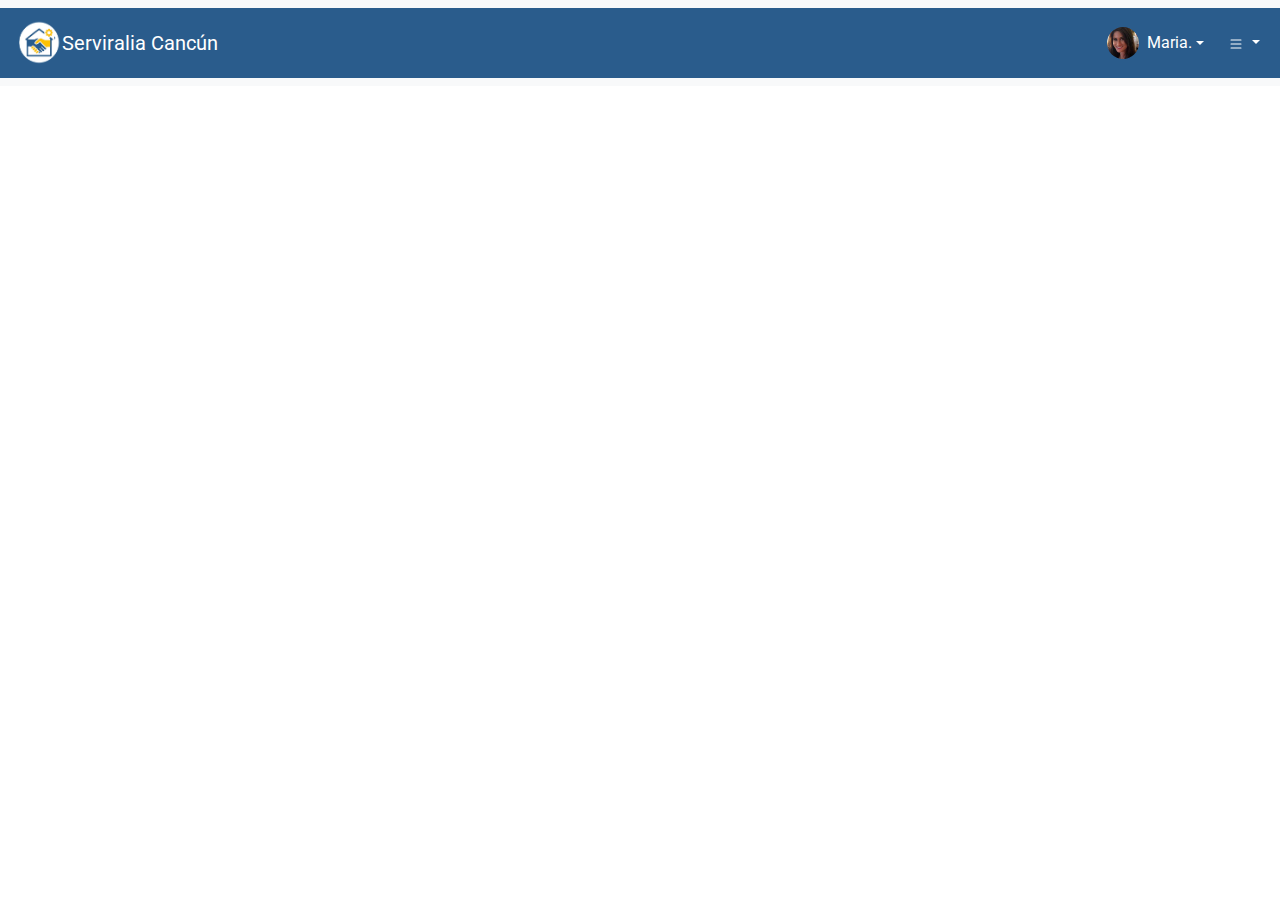
<file: headercliente.html>
<!DOCTYPE html>
<html lang="es">

<head>
  <meta charset="UTF-8">
  <meta name="viewport" content="width=device-width, initial-scale=1.0">
  <title>Header2</title>
  <link rel="stylesheet" href="css/bootstrap.min.css">
  <link rel="stylesheet" href="css/header2.css">
  <script src="js/bootstrap.bundle.min.js"></script>
</head>

<body>
  <!-- NAVBAR -->
  <header>
    <nav class="navbar navbar-expand-lg bg-body-tertiary">
      <div class="container-fluid">
        <img src="img/logo.png" width="50">
        <a class="navbar-brand" href="index.html">Serviralia Cancún</a>

        <button class="navbar-toggler" type="button" data-bs-toggle="collapse" data-bs-target="#navbarSupportedContent"
          aria-controls="navbarSupportedContent" aria-expanded="false" aria-label="Toggle navigation">
          <span class="navbar-toggler-icon"></span>
        </button>

        <div class="collapse navbar-collapse" id="navbarSupportedContent">
          <ul class="navbar-nav ms-auto mb-2 mb-lg-0 align-items-center">

            
            <!-- Dropdown de perfil -->
            <li class="nav-item dropdown mx-2">
              <a class="nav-link dropdown-toggle d-flex align-items-center" href="#" id="profileDropdown" role="button" data-bs-toggle="dropdown" aria-expanded="false">
                <img src="img/pers11.jpg" width="32" height="32" class="rounded-circle me-2">
                <span>Maria.</span>
              </a>
              <ul class="dropdown-menu dropdown-menu-end" aria-labelledby="profileDropdown">
                <li><a class="dropdown-item" href="perfiltrab.html">Mi perfil</a></li>
                <li><a class="dropdown-item" href="#">Editar perfil</a></li>
                <li><hr class="dropdown-divider"></li>
                <li><a class="dropdown-item text-danger" href="#">Cerrar sesión</a></li>
              </ul>
            </li>
            
            <!-- Dropdown de categorias -->
            <li class="nav-item dropdown">
              <a class="nav-link dropdown-toggle" href="#" id="searchDropdown" role="button" data-bs-toggle="dropdown"
                aria-expanded="false">
                <svg xmlns="http://www.w3.org/2000/svg" width="16" height="16" fill="currentColor" class="bi bi-list"
                  viewBox="0 0 16 16">
                  <path fill-rule="evenodd"
                    d="M2.5 12a.5.5 0 0 1 .5-.5h10a.5.5 0 0 1 0 1H3a.5.5 0 0 1-.5-.5m0-4a.5.5 0 0 1 .5-.5h10a.5.5 0 0 1 0 1H3a.5.5 0 0 1-.5-.5m0-4a.5.5 0 0 1 .5-.5h10a.5.5 0 0 1 0 1H3a.5.5 0 0 1-.5-.5" />
                </svg>
              </a>
              <ul class="dropdown-menu dropdown-menu-end horizontal-dropdown" aria-labelledby="searchDropdown">
                <li><a href="electricidad.html"><button class="dropdown-item"
                      style="background-image: url('img/electricista-DD.jpg');">Electricidad</button></a></li>
                <li><a href="plomeria.html"><button class="dropdown-item"
                      style="background-image: url('img/plomeria-DD.jpeg');">Plomería</button></a></li>
                <li><a href="mecanica.html"><button class="dropdown-item"
                      style="background-image: url('img/mecanica-DD.jpg');">Mecánica</button></a></li>
                <li><a href="construccion.html"><button class="dropdown-item"
                      style="background-image: url('img/Construccion-DD.jpg');">Construcción</button></a></li>
                <li><a href="jardineria.html"><button class="dropdown-item"
                      style="background-image: url('img/jardin-DD.jpg');">Jardinería</button></a></li>
                <li><a href="#"><button class="dropdown-item"
                      style="background-image: url('img/otros.png');">Otros</button></a></li>
              </ul>
            </li>
          </ul>
        </div>
      </div>
    </nav>
  </header>
</body>
</html>
</file>
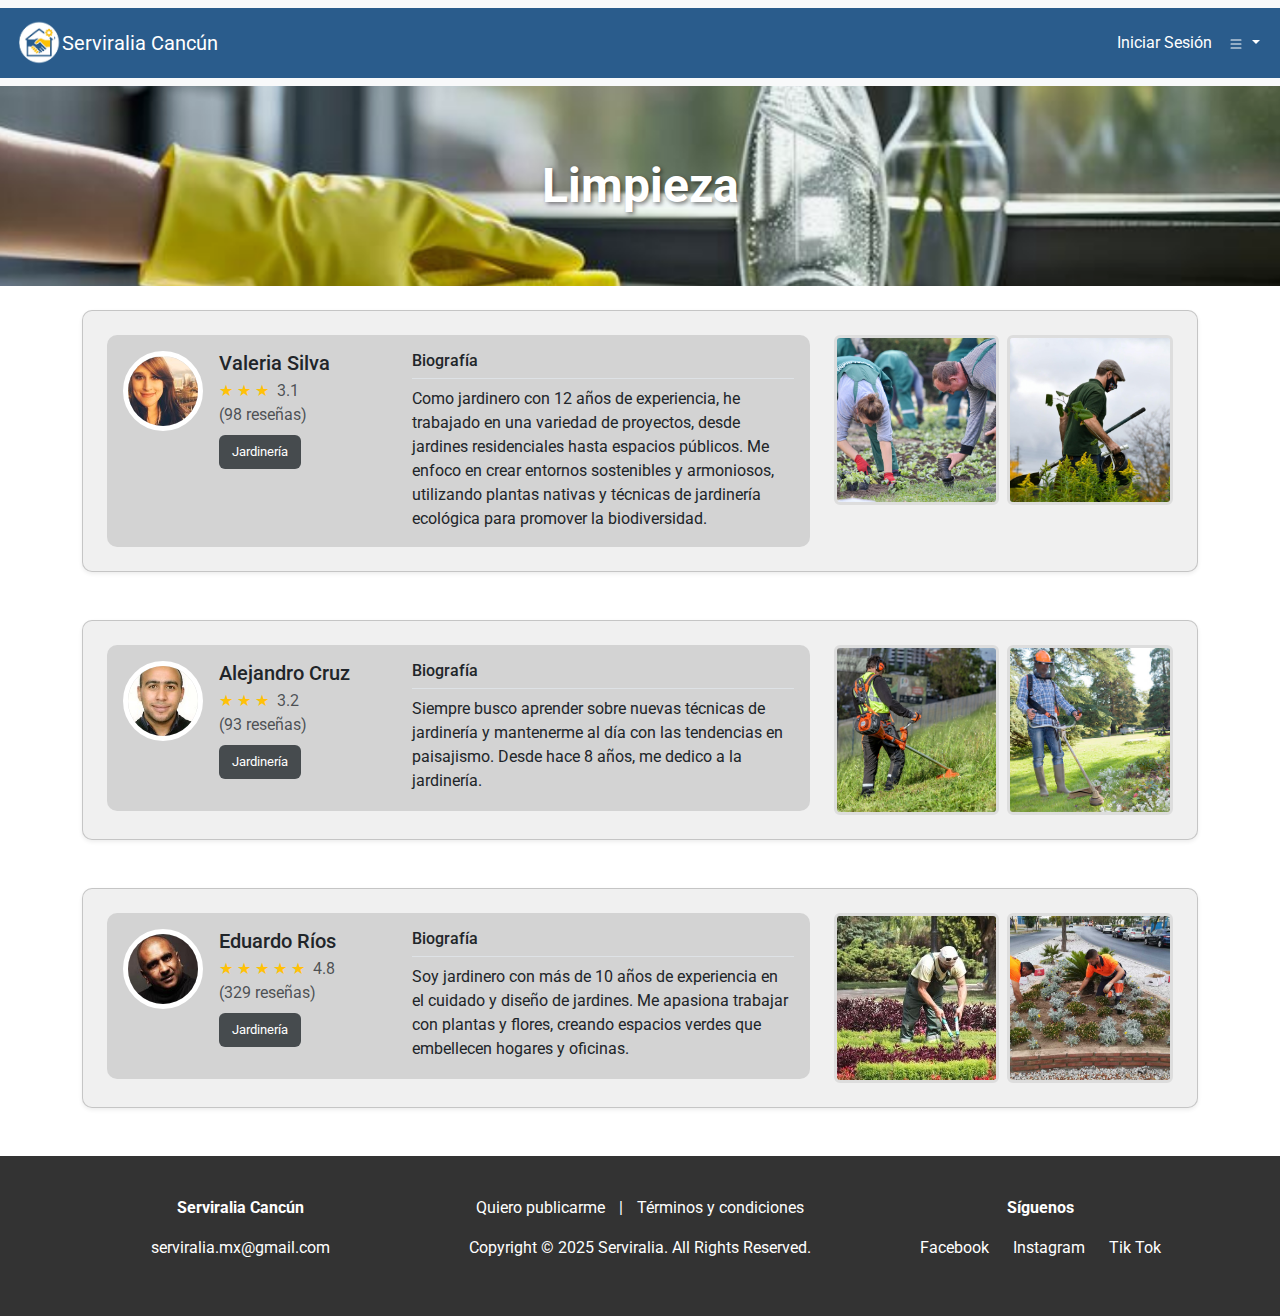
<file: jardineria.html>
<!DOCTYPE html>
<html lang="es">

<head>
  <meta charset="UTF-8">
  <meta name="viewport" content="width=device-width, initial-scale=1.0">
  <title>Jardinería</title>
  <link rel="stylesheet" href="css/bootstrap.min.css">
  <link rel="stylesheet" href="css/electricidad.css">
  <script src="js/bootstrap.bundle.min.js"></script>
</head>

<body>
                            <!-- NAVBAR -->
  <header>
    <nav class="navbar navbar-expand-lg bg-body-tertiary">
      <div class="container-fluid">
        <img src="img/logo.png" width="50">
        <a class="navbar-brand" href="index.html">Serviralia Cancún</a>

        <button class="navbar-toggler" type="button" data-bs-toggle="collapse" data-bs-target="#navbarSupportedContent"
          aria-controls="navbarSupportedContent" aria-expanded="false" aria-label="Toggle navigation">
          <span class="navbar-toggler-icon"></span>
        </button>

        <div class="collapse navbar-collapse" id="navbarSupportedContent">
          <ul class="navbar-nav ms-auto mb-2 mb-lg-0">
            <li class="nav-item">
              <a class="nav-link" href="Singin.html">Iniciar Sesión</a>
            </li>
            <li class="nav-item dropdown">
              <a class="nav-link dropdown-toggle" href="#" id="searchDropdown" role="button" data-bs-toggle="dropdown"
                aria-expanded="false">
                <svg xmlns="http://www.w3.org/2000/svg" width="16" height="16" fill="currentColor" class="bi bi-list"
                  viewBox="0 0 16 16">
                  <path fill-rule="evenodd"
                    d="M2.5 12a.5.5 0 0 1 .5-.5h10a.5.5 0 0 1 0 1H3a.5.5 0 0 1-.5-.5m0-4a.5.5 0 0 1 .5-.5h10a.5.5 0 0 1 0 1H3a.5.5 0 0 1-.5-.5m0-4a.5.5 0 0 1 .5-.5h10a.5.5 0 0 1 0 1H3a.5.5 0 0 1-.5-.5" />
                </svg>
              </a>
              <ul class="dropdown-menu dropdown-menu-end horizontal-dropdown" aria-labelledby="searchDropdown">
                <li><a href="electricidad.html"><button class="dropdown-item"
                      style="background-image: url('img/electricista-DD.jpg');">Electricidad</button></a></li>
                <li><a href="plomeria.html"><button class="dropdown-item"
                      style="background-image: url('img/plomeria-DD.jpeg');">Plomería</button></a></li>
                <li><a href="mecanica.html"><button class="dropdown-item"
                      style="background-image: url('img/mecanica-DD.jpg');">Mecánica</button></a></li>
                <li><a href="construccion.html"><button class="dropdown-item"
                      style="background-image: url('img/Construccion-DD.jpg');">Construcción</button></a></li>
                <li><a href="jardineria.html"><button class="dropdown-item"
                      style="background-image: url('img/jardin-DD.jpg');">Jardinería</button></a></li>
                <li><a href="#"><button class="dropdown-item"
                      style="background-image: url('img/otros.png');">Otros</button></a></li>
              </ul>
            </li>
          </ul>
        </div>
      </div>
    </nav>
  </header>





                            <!-- MAIN-->
  <main>
    <div class="container-fluid1 px-0">
      <div class="image-container">
        <img src="img/limpieza.png" alt="Jardinería">
        <div class="text-overlay">Limpieza</div>
      </div>
    </div>


    <!--TRAB 1-->
    <div class="container mt-4 mb-5">
      <div class="card p-4 shadow-sm">
        <div class="row g-4">

          <div class="col-md-8">
            <div class="trabajador-fondo p-3">
              <div class="row">

                <div class="col-md-5">
                  <div class="d-flex align-items-start mb-3">
                    <img src="img/pers16.jpg" class="rounded-circle foto-trab me-3" alt="Foto del trabajador"
                      style="width: 80px; height: 80px;">
                    <div>
                      <h5 class="mb-1">Valeria Silva</h5>
                      <div class="d-flex align-items-center">
                        <div class="rating-stars">
                          <span class="text-warning">★</span>
                          <span class="text-warning">★</span>
                          <span class="text-warning">★</span>
                        </div>
                        <span class="ms-2 text-muted">3.1</span>
                      </div>
                      <span class="d-block text-muted">(98 reseñas)</span>
                      <button class="btn botonplom mt-2">Jardinería</button>
                    </div>
                  </div>
                </div>

                <div class="col-md-7">
                  <div class="trabajador-bio">
                    <h6 class="border-bottom pb-2">Biografía</h6>
                    <p class="mb-0">
                      Como jardinero con 12 años de experiencia, he trabajado en una variedad de proyectos, desde
                      jardines residenciales hasta espacios públicos. Me enfoco en crear entornos sostenibles y
                      armoniosos, utilizando plantas nativas y técnicas de jardinería ecológica para promover la
                      biodiversidad.
                    </p>
                  </div>
                </div>
              </div>
            </div>
          </div>

          <div class="col-md-4">
            <div class="row g-2">
              <div class="col-6">
                <img src="img/jar1.jpg" class="img-fluid rounded reparacion-img" alt="Reparación 1">
              </div>
              <div class="col-6">
                <img src="img/jar2.jpg" class="img-fluid rounded reparacion-img" alt="Reparación 2">
              </div>
            </div>
          </div>

        </div>
      </div>
    </div>


    <!--TRAB 2-->
    <div class="container mt-4 mb-5">
      <div class="card p-4 shadow-sm">
        <div class="row g-4">

          <div class="col-md-8">
            <div class="trabajador-fondo p-3">
              <div class="row">

                <div class="col-md-5">
                  <div class="d-flex align-items-start mb-3">
                    <img src="img/pers17.jpg" class="rounded-circle foto-trab me-3" alt="Foto del trabajador"
                      style="width: 80px; height: 80px;">
                    <div>
                      <h5 class="mb-1">Alejandro Cruz</h5>
                      <div class="d-flex align-items-center">
                        <div class="rating-stars">
                          <span class="text-warning">★</span>
                          <span class="text-warning">★</span>
                          <span class="text-warning">★</span>
                        </div>
                        <span class="ms-2 text-muted">3.2</span>
                      </div>
                      <span class="d-block text-muted">(93 reseñas)</span>
                      <button class="btn botonplom mt-2">Jardinería</button>
                    </div>
                  </div>
                </div>

                <div class="col-md-7">
                  <div class="trabajador-bio">
                    <h6 class="border-bottom pb-2">Biografía</h6>
                    <p class="mb-0">
                      Siempre busco aprender sobre nuevas técnicas de jardinería y mantenerme al día con las tendencias
                      en paisajismo. Desde hace 8 años, me dedico a la jardinería.
                    </p>
                  </div>
                </div>
              </div>
            </div>
          </div>

          <div class="col-md-4">
            <div class="row g-2">
              <div class="col-6">
                <img src="img/jar3.jpg" class="img-fluid rounded reparacion-img" alt="Reparación 1">
              </div>
              <div class="col-6">
                <img src="img/jar4.jpg" class="img-fluid rounded reparacion-img" alt="Reparación 2">
              </div>
            </div>
          </div>

        </div>
      </div>
    </div>



    <!--TRAB 3-->
    <div class="container mt-4 mb-5">
      <div class="card p-4 shadow-sm">
        <div class="row g-4">

          <div class="col-md-8">
            <div class="trabajador-fondo p-3">
              <div class="row">

                <div class="col-md-5">
                  <div class="d-flex align-items-start mb-3">
                    <img src="img/pers18.jpg" class="rounded-circle foto-trab me-3" alt="Foto del trabajador"
                      style="width: 80px; height: 80px;">
                    <div>
                      <h5 class="mb-1">Eduardo Ríos</h5>
                      <div class="d-flex align-items-center">
                        <div class="rating-stars">
                          <span class="text-warning">★</span>
                          <span class="text-warning">★</span>
                          <span class="text-warning">★</span>
                          <span class="text-warning">★</span>
                          <span class="text-warning">★</span>
                        </div>
                        <span class="ms-2 text-muted">4.8</span>
                      </div>
                      <span class="d-block text-muted">(329 reseñas)</span>
                      <button class="btn botonplom mt-2">Jardinería</button>
                    </div>
                  </div>
                </div>

                <div class="col-md-7">
                  <div class="trabajador-bio">
                    <h6 class="border-bottom pb-2">Biografía</h6>
                    <p class="mb-0">
                      Soy jardinero con más de 10 años de experiencia en el cuidado y diseño de jardines. Me apasiona
                      trabajar con plantas y flores, creando espacios verdes que embellecen hogares y oficinas.
                  </div>
                </div>
              </div>
            </div>
          </div>

          <div class="col-md-4">
            <div class="row g-2">
              <div class="col-6">
                <img src="img/jar5.jpg" class="img-fluid rounded reparacion-img" alt="Reparación 1">
              </div>
              <div class="col-6">
                <img src="img/jar6.jpg" class="img-fluid rounded reparacion-img" alt="Reparación 2">
              </div>
            </div>
          </div>

        </div>
      </div>
    </div>
  </main>


                            <!--FOOTER INICIO-->
  <footer>
    <div class="footer-container">
      <div class="footer-column">
        <p><strong>Serviralia Cancún</strong></p>
        <p><a href="mailto:serviralia.mx@gmail.com">serviralia.mx@gmail.com</a></p>

      </div>
      <div class="footer-column">
        <p><a href="#">Quiero publicarme</a> | <a href="#">Términos y condiciones</a></p>
        <p>Copyright © 2025 Serviralia. All Rights Reserved.</p>
      </div>
      <div class="footer-column">
        <p><strong>Síguenos</strong></p>
        <a href="#">Facebook</a>
        <a href="#">Instagram</a>
        <a href="#">Tik Tok</a>
      </div>
    </div>
  </footer>

</body>

</html>
</file>
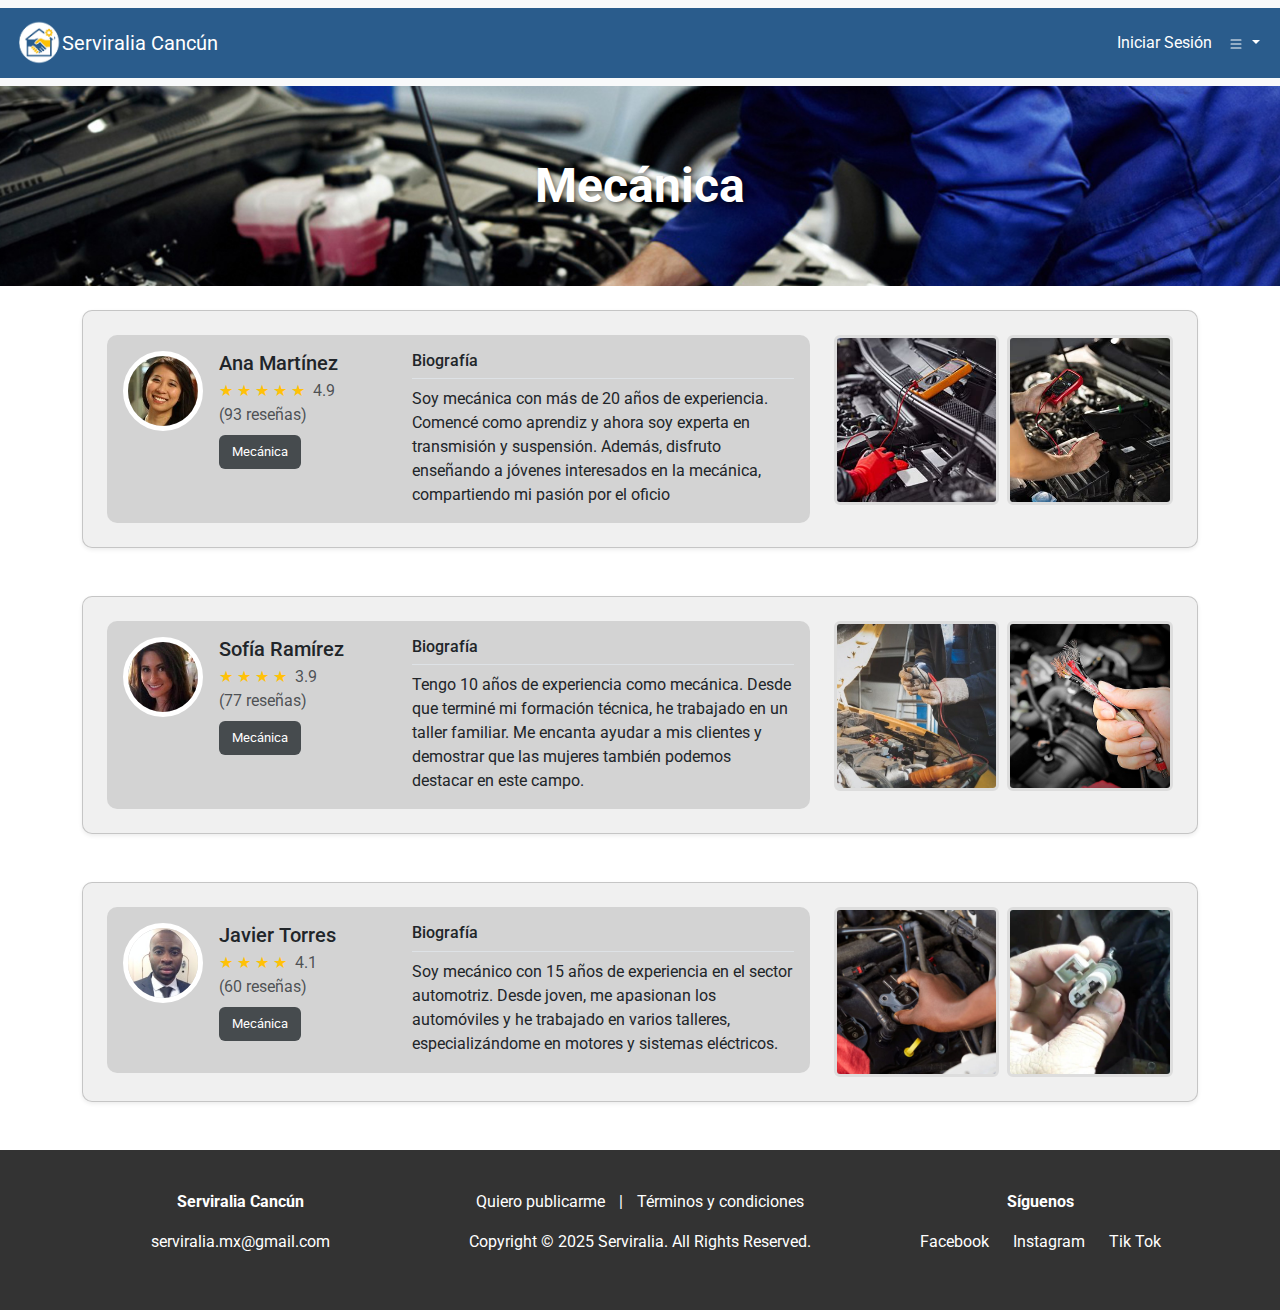
<file: mecanica.html>
<!DOCTYPE html>
<html lang="es">

<head>
  <meta charset="UTF-8">
  <meta name="viewport" content="width=device-width, initial-scale=1.0">
  <title>Mecánica</title>
  <link rel="stylesheet" href="css/bootstrap.min.css">
  <link rel="stylesheet" href="css/electricidad.css">
  <script src="js/bootstrap.bundle.min.js"></script>
</head>

<body>
                            <!-- NAVBAR -->
  <header>
    <nav class="navbar navbar-expand-lg bg-body-tertiary">
      <div class="container-fluid">
        <img src="img/logo.png" width="50">
        <a class="navbar-brand" href="index.html">Serviralia Cancún</a>

        <button class="navbar-toggler" type="button" data-bs-toggle="collapse" data-bs-target="#navbarSupportedContent"
          aria-controls="navbarSupportedContent" aria-expanded="false" aria-label="Toggle navigation">
          <span class="navbar-toggler-icon"></span>
        </button>

        <div class="collapse navbar-collapse" id="navbarSupportedContent">
          <ul class="navbar-nav ms-auto mb-2 mb-lg-0">
            <li class="nav-item">
              <a class="nav-link" href="Singin.html">Iniciar Sesión</a>
            </li>
            <li class="nav-item dropdown">
              <a class="nav-link dropdown-toggle" href="#" id="searchDropdown" role="button" data-bs-toggle="dropdown"
                aria-expanded="false">
                <svg xmlns="http://www.w3.org/2000/svg" width="16" height="16" fill="currentColor" class="bi bi-list"
                  viewBox="0 0 16 16">
                  <path fill-rule="evenodd"
                    d="M2.5 12a.5.5 0 0 1 .5-.5h10a.5.5 0 0 1 0 1H3a.5.5 0 0 1-.5-.5m0-4a.5.5 0 0 1 .5-.5h10a.5.5 0 0 1 0 1H3a.5.5 0 0 1-.5-.5m0-4a.5.5 0 0 1 .5-.5h10a.5.5 0 0 1 0 1H3a.5.5 0 0 1-.5-.5" />
                </svg>
              </a>
              <ul class="dropdown-menu dropdown-menu-end horizontal-dropdown" aria-labelledby="searchDropdown">
                <li><a href="electricidad.html"><button class="dropdown-item"
                      style="background-image: url('img/electricista-DD.jpg');">Electricidad</button></a></li>
                <li><a href="plomeria.html"><button class="dropdown-item"
                      style="background-image: url('img/plomeria-DD.jpeg');">Plomería</button></a></li>
                <li><a href="mecanica.html"><button class="dropdown-item"
                      style="background-image: url('img/mecanica-DD.jpg');">Mecánica</button></a></li>
                <li><a href="construccion.html"><button class="dropdown-item"
                      style="background-image: url('img/Construccion-DD.jpg');">Construcción</button></a></li>
                <li><a href="jardineria.html"><button class="dropdown-item"
                      style="background-image: url('img/jardin-DD.jpg');">Jardinería</button></a></li>
                <li><a href="#"><button class="dropdown-item"
                      style="background-image: url('img/otros.png');">Otros</button></a></li>
              </ul>
            </li>
          </ul>
        </div>
      </div>
    </nav>
  </header>





                            <!-- MAIN-->
  <main>
    <div class="container-fluid1 px-0">
      <div class="image-container">
        <img src="img/mecanica-DD.jpg" alt="Mecánica">
        <div class="text-overlay">Mecánica</div>
      </div>
    </div>


    <!--TRAB 1-->
    <div class="container mt-4 mb-5">
      <div class="card p-4 shadow-sm">
        <div class="row g-4">

          <div class="col-md-8">
            <div class="trabajador-fondo p-3">
              <div class="row">

                <div class="col-md-5">
                  <div class="d-flex align-items-start mb-3">
                    <img src="img/pers10.jpg" class="rounded-circle foto-trab me-3" alt="Foto del trabajador"
                      style="width: 80px; height: 80px;">
                    <div>
                      <h5 class="mb-1">Ana Martínez</h5>
                      <div class="d-flex align-items-center">
                        <div class="rating-stars">
                          <span class="text-warning">★</span>
                          <span class="text-warning">★</span>
                          <span class="text-warning">★</span>
                          <span class="text-warning">★</span>
                          <span class="text-warning">★</span>
                        </div>
                        <span class="ms-2 text-muted">4.9</span>
                      </div>
                      <span class="d-block text-muted">(93 reseñas)</span>
                      <button class="btn botonplom mt-2">Mecánica</button>
                    </div>
                  </div>
                </div>

                <div class="col-md-7">
                  <div class="trabajador-bio">
                    <h6 class="border-bottom pb-2">Biografía</h6>
                    <p class="mb-0">
                      Soy mecánica con más de 20 años de experiencia. Comencé como aprendiz y ahora soy experta en
                      transmisión y suspensión. Además, disfruto enseñando a jóvenes interesados en la mecánica,
                      compartiendo mi pasión por el oficio
                    </p>
                  </div>
                </div>
              </div>
            </div>
          </div>

          <div class="col-md-4">
            <div class="row g-2">
              <div class="col-6">
                <img src="img/mec1.jpg" class="img-fluid rounded reparacion-img" alt="Reparación 1">
              </div>
              <div class="col-6">
                <img src="img/mec2.jpg" class="img-fluid rounded reparacion-img" alt="Reparación 2">
              </div>
            </div>
          </div>

        </div>
      </div>
    </div>


    <!--TRAB 2-->
    <div class="container mt-4 mb-5">
      <div class="card p-4 shadow-sm">
        <div class="row g-4">

          <div class="col-md-8">
            <div class="trabajador-fondo p-3">
              <div class="row">

                <div class="col-md-5">
                  <div class="d-flex align-items-start mb-3">
                    <img src="img/pers11.jpg" class="rounded-circle foto-trab me-3" alt="Foto del trabajador"
                      style="width: 80px; height: 80px;">
                    <div>
                      <h5 class="mb-1">Sofía Ramírez</h5>
                      <div class="d-flex align-items-center">
                        <div class="rating-stars">
                          <span class="text-warning">★</span>
                          <span class="text-warning">★</span>
                          <span class="text-warning">★</span>
                          <span class="text-warning">★</span>
                        </div>
                        <span class="ms-2 text-muted">3.9</span>
                      </div>
                      <span class="d-block text-muted">(77 reseñas)</span>
                      <button class="btn botonplom mt-2">Mecánica</button>
                    </div>
                  </div>
                </div>

                <div class="col-md-7">
                  <div class="trabajador-bio">
                    <h6 class="border-bottom pb-2">Biografía</h6>
                    <p class="mb-0">
                      Tengo 10 años de experiencia como mecánica. Desde que terminé mi formación técnica, he trabajado
                      en un taller familiar. Me encanta ayudar a mis clientes y demostrar que las mujeres también
                      podemos destacar en este campo.
                    </p>
                  </div>
                </div>
              </div>
            </div>
          </div>

          <div class="col-md-4">
            <div class="row g-2">
              <div class="col-6">
                <img src="img/mec3.jpg" class="img-fluid rounded reparacion-img" alt="Reparación 1">
              </div>
              <div class="col-6">
                <img src="img/mec4.png" class="img-fluid rounded reparacion-img" alt="Reparación 2">
              </div>
            </div>
          </div>

        </div>
      </div>
    </div>



    <!--TRAB 3-->
    <div class="container mt-4 mb-5">
      <div class="card p-4 shadow-sm">
        <div class="row g-4">

          <div class="col-md-8">
            <div class="trabajador-fondo p-3">
              <div class="row">

                <div class="col-md-5">
                  <div class="d-flex align-items-start mb-3">
                    <img src="img/pers12.jpg" class="rounded-circle foto-trab me-3" alt="Foto del trabajador"
                      style="width: 80px; height: 80px;">
                    <div>
                      <h5 class="mb-1">Javier Torres</h5>
                      <div class="d-flex align-items-center">
                        <div class="rating-stars">
                          <span class="text-warning">★</span>
                          <span class="text-warning">★</span>
                          <span class="text-warning">★</span>
                          <span class="text-warning">★</span>
                        </div>
                        <span class="ms-2 text-muted">4.1</span>
                      </div>
                      <span class="d-block text-muted">(60 reseñas)</span>
                      <button class="btn botonplom mt-2">Mecánica</button>
                    </div>
                  </div>
                </div>

                <div class="col-md-7">
                  <div class="trabajador-bio">
                    <h6 class="border-bottom pb-2">Biografía</h6>
                    <p class="mb-0">
                      Soy mecánico con 15 años de experiencia en el sector automotriz. Desde joven, me apasionan los
                      automóviles y he trabajado en varios talleres, especializándome en motores y sistemas eléctricos.
                  </div>
                </div>
              </div>
            </div>
          </div>

          <div class="col-md-4">
            <div class="row g-2">
              <div class="col-6">
                <img src="img/mec5.jpg" class="img-fluid rounded reparacion-img" alt="Reparación 1">
              </div>
              <div class="col-6">
                <img src="img/mec6.jpg" class="img-fluid rounded reparacion-img" alt="Reparación 2">
              </div>
            </div>
          </div>

        </div>
      </div>
    </div>
  </main>


                            <!--FOOTER INICIO-->
  <footer>
    <div class="footer-container">
      <div class="footer-column">
        <p><strong>Serviralia Cancún</strong></p>
        <p><a href="mailto:serviralia.mx@gmail.com">serviralia.mx@gmail.com</a></p>

      </div>
      <div class="footer-column">
        <p><a href="#">Quiero publicarme</a> | <a href="#">Términos y condiciones</a></p>
        <p>Copyright © 2025 Serviralia. All Rights Reserved.</p>
      </div>
      <div class="footer-column">
        <p><strong>Síguenos</strong></p>
        <a href="#">Facebook</a>
        <a href="#">Instagram</a>
        <a href="#">Tik Tok</a>
      </div>
    </div>
  </footer>

</body>

</html>
</file>
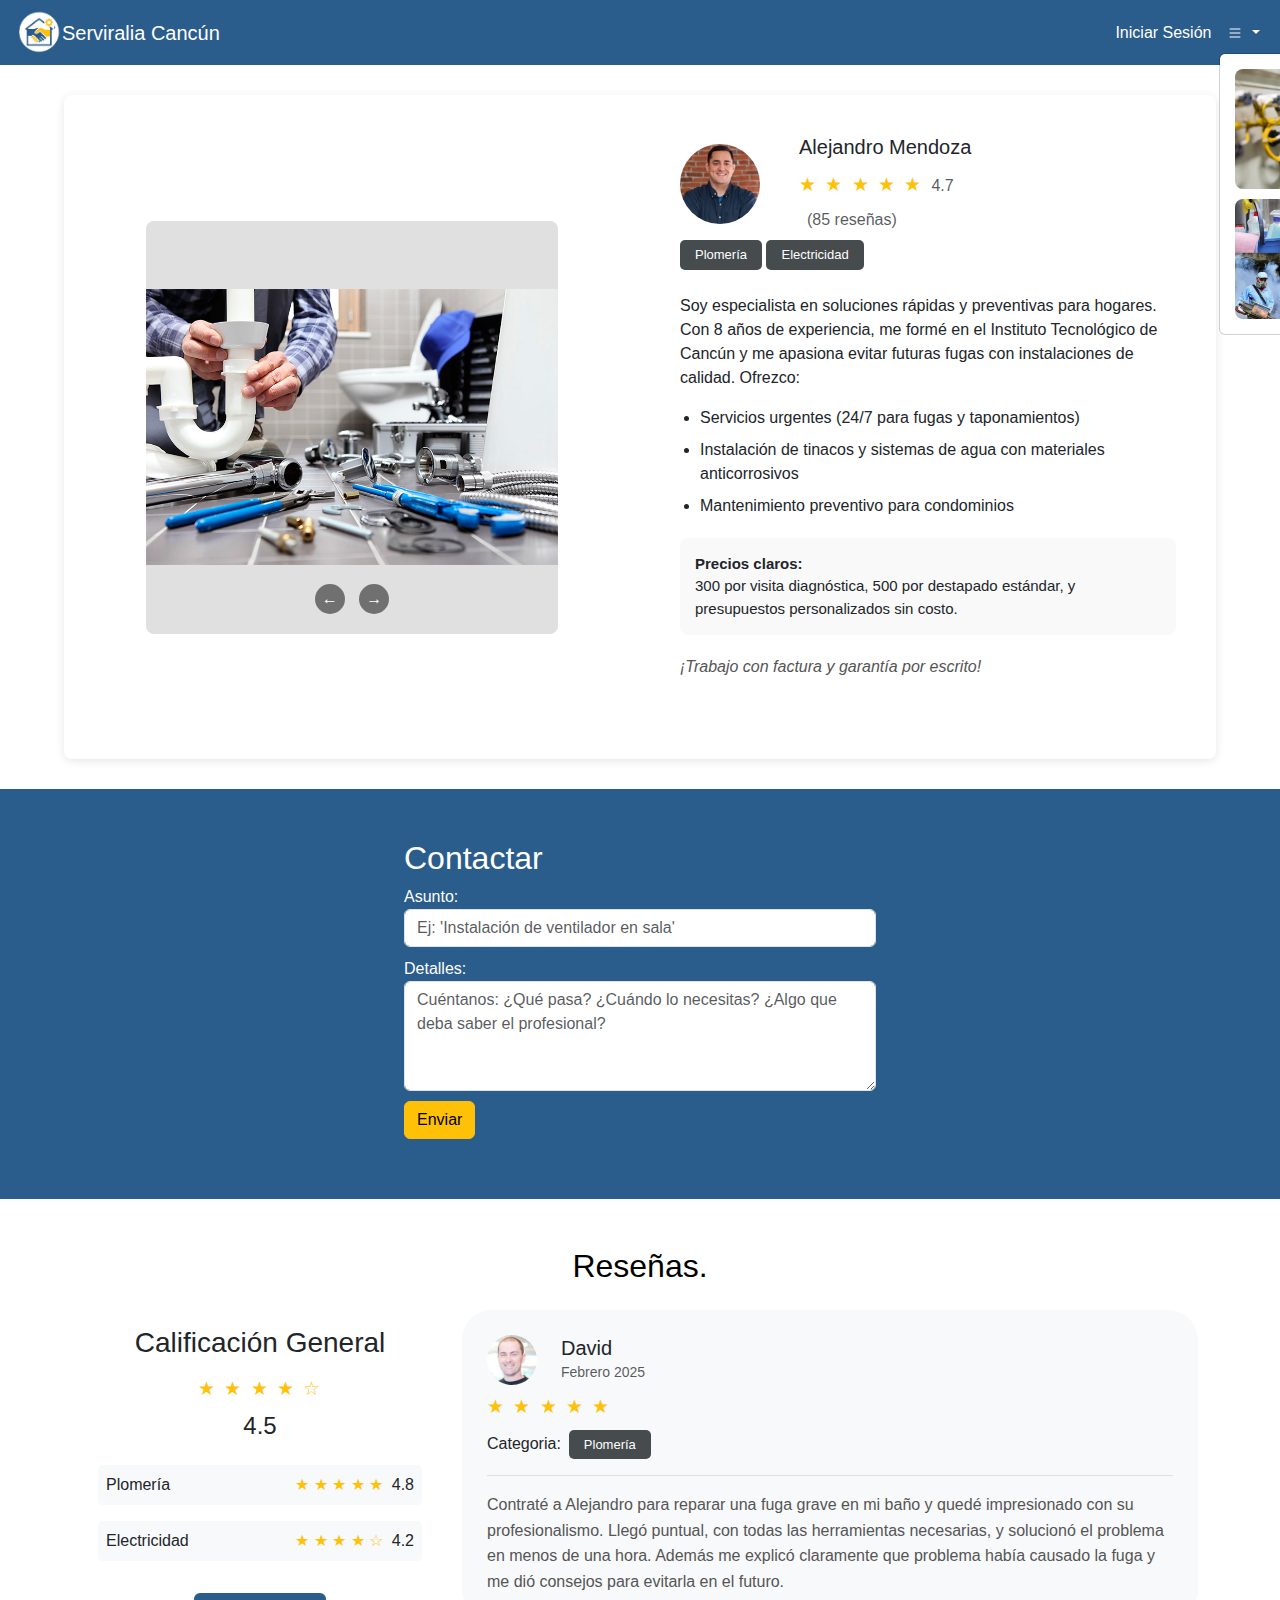
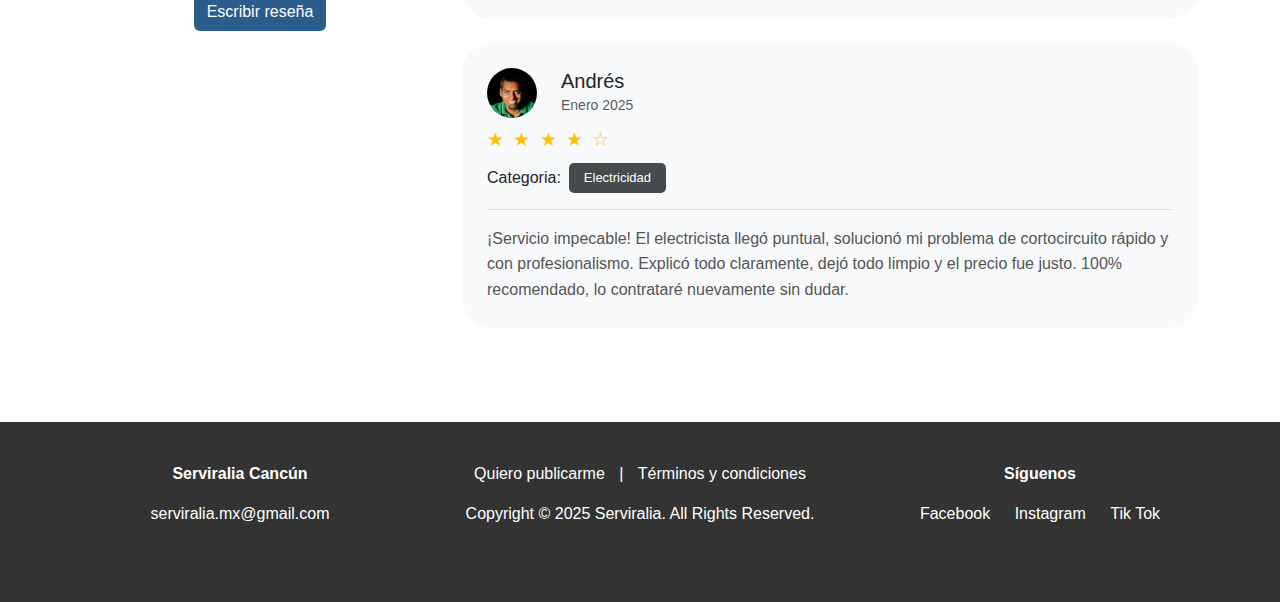
<file: perfiltrab.html>
<!DOCTYPE html>
<html lang="es">

<head>
  <meta charset="UTF-8">
  <meta name="viewport" content="width=device-width, initial-scale=1.0">
  <link rel="stylesheet" href="css/bootstrap.min.css">
  <link rel="stylesheet" href="css/perfiltrab.css">
  <title>Perfil del trabajador</title>
</head>

<body>
  <!-- NAVBAR -->
  <header>
    <nav class="navbar navbar-expand-lg bg-body-tertiary">
      <div class="container-fluid">
        <img src="img/logo.png" width="50">
        <a class="navbar-brand" href="index.html">Serviralia Cancún</a>

        <button class="navbar-toggler" type="button" data-bs-toggle="collapse" data-bs-target="#navbarSupportedContent"
          aria-controls="navbarSupportedContent" aria-expanded="false" aria-label="Toggle navigation">
          <span class="navbar-toggler-icon"></span>
        </button>

        <div class="collapse navbar-collapse" id="navbarSupportedContent">
          <ul class="navbar-nav ms-auto mb-2 mb-lg-0">
            <li class="nav-item">
              <a class="nav-link" href="Singin.html">Iniciar Sesión</a>
            </li>
            <li class="nav-item dropdown">
              <a class="nav-link dropdown-toggle" href="#" id="searchDropdown" role="button" data-bs-toggle="dropdown"
                aria-expanded="false">
                <svg xmlns="http://www.w3.org/2000/svg" width="16" height="16" fill="currentColor" class="bi bi-list"
                  viewBox="0 0 16 16">
                  <path fill-rule="evenodd"
                    d="M2.5 12a.5.5 0 0 1 .5-.5h10a.5.5 0 0 1 0 1H3a.5.5 0 0 1-.5-.5m0-4a.5.5 0 0 1 .5-.5h10a.5.5 0 0 1 0 1H3a.5.5 0 0 1-.5-.5m0-4a.5.5 0 0 1 .5-.5h10a.5.5 0 0 1 0 1H3a.5.5 0 0 1-.5-.5" />
                </svg>
              </a>
              <ul class="dropdown-menu dropdown-menu-end horizontal-dropdown" aria-labelledby="searchDropdown">
                <li><a href="electricidad.html"><button class="dropdown-item"
                      style="background-image: url('img/electricista-DD.jpg');">Electricidad</button></a></li>
                <li><a href="plomeria.html"><button class="dropdown-item"
                      style="background-image: url('img/plomeria-DD.jpeg');">Plomería</button></a></li>
                <li><a href="mecanica.html"><button class="dropdown-item"
                      style="background-image: url('img/mecanica-DD.jpg');">Mecánica</button></a></li>
                <li><a href="construccion.html"><button class="dropdown-item"
                      style="background-image: url('img/Construccion-DD.jpg');">Construcción</button></a></li>
                <li><a href="jardineria.html"><button class="dropdown-item"
                      style="background-image: url('img/jardin-DD.jpg');">Jardinería</button></a></li>
                <li><a href="#"><button class="dropdown-item"
                      style="background-image: url('img/otros.png');">Otros</button></a></li>
              </ul>
            </li>
          </ul>
        </div>
      </div>
    </nav>
  </header>

  <!-- MAIN-->
  <!-- FOTOS Y PERFIL -->
  <main>
    <div class="profile-container">
      <!--imagen-->
      <div class="image-section">
        <div class="image-wrapper">
          <img src="img/plom1.jpg" class="service-image" id="serviceImage" alt="Trabajo de Alejandro Mendoza">
          <div class="nav-buttons">
            <button class="nav-btn" onclick="changeImage(-1)">←</button>
            <button class="nav-btn" onclick="changeImage(1)">→</button>
          </div>
        </div>
      </div>
      <!--el contenido-->
      <div class="col-md-6 mb-4 p-4">
        <div class="trabajador-fondo p-3">
          <div class="row align-items-center mb-4">
            <div class="col-auto">
              <a href="perfiltrab.html"><img src="img/pers1.jpg" class="rounded-circle foto-trab"
                  alt="Foto del trabajador"></a>
            </div>
            <div class="col">
              <h5 class="mb-1">Alejandro Mendoza</h5>
              <div class="d-flex align-items-center">
                <div class="rating-stars">
                  <span class="text-warning">★</span>
                  <span class="text-warning">★</span>
                  <span class="text-warning">★</span>
                  <span class="text-warning">★</span>
                  <span class="text-warning">★</span>
                </div>
                <span class="ms-2 text-muted">4.7</span>
              </div>
              <span class="ms-2 text-muted">(85 reseñas)</span>
            </div>
            <div class="col-12 mt-2">
              <button class="btn botonplom">Plomería</button>
              <button class="btn botonplom">Electricidad</button>
            </div>
          </div>

          <p>Soy especialista en soluciones rápidas y preventivas para hogares. Con 8 años de experiencia, me formé en
            el Instituto Tecnológico de Cancún y me apasiona evitar futuras fugas con instalaciones de calidad. Ofrezco:
          </p>

          <ul class="servicios-lista">
            <li>Servicios urgentes (24/7 para fugas y taponamientos)</li>
            <li>Instalación de tinacos y sistemas de agua con materiales anticorrosivos</li>
            <li>Mantenimiento preventivo para condominios</li>
          </ul>

          <div class="precios">
            <strong>Precios claros:</strong><br>
            300 por visita diagnóstica, 500 por destapado estándar, y presupuestos personalizados sin costo.
          </div>

          <p class="frase">¡Trabajo con factura y garantía por escrito!</p>
        </div>
      </div>
  </main>

  <!--CONTACTO-->
  <div class="contacto">
    <div class="seccion-contacto col-md-4">
      <form>
        <div class="form-group">
          <h2 class="Contactar">Contactar</h2>
          <label for="subject">Asunto:</label>
          <input type="text" id="subject" class="form-control" placeholder="Ej: 'Instalación de ventilador en sala'">
        </div>
        <div class="form-group">
          <label for="details">Detalles:</label>
          <textarea id="details" class="form-control" rows="4"
            placeholder="Cuéntanos: ¿Qué pasa? ¿Cuándo lo necesitas? ¿Algo que deba saber el profesional?"></textarea>
        </div>
        <div class="form-group">
          <button type="submit" class="btn btn-warning send-button">Enviar</button>
        </div>
      </form>
    </div>


    <!--RESEÑAS-->
    <div class="container2 reseñas-section py-4 mt-4">
      <div class="container">
        <h2 class="mb-4">Reseñas.</h2>

        <div class="row">
          <!-- Calificaciones por separado -->
          <div class="col-md-4 mb-4">
            <div class="trabajador-fondo p-3 h-100">
              <div class="rating-summary text-center">
                <h3 class="mb-3">Calificación General</h3>
                <div class="rating-stars mb-2">
                  <span class="text-warning">★</span>
                  <span class="text-warning">★</span>
                  <span class="text-warning">★</span>
                  <span class="text-warning">★</span>
                  <span class="text-warning">☆</span>
                </div>
                <h4 class="mb-4">4.5</h4>

                <div class="category-rating mb-3">
                  <span>Plomería</span>
                  <div class="d-inline-block ms-2">
                    <span class="text-warning">★</span>
                    <span class="text-warning">★</span>
                    <span class="text-warning">★</span>
                    <span class="text-warning">★</span>
                    <span class="text-warning">★</span>
                    <span class="ms-1">4.8</span>
                  </div>
                </div>

                <div class="category-rating">
                  <span>Electricidad</span>
                  <div class="d-inline-block ms-2">
                    <span class="text-warning">★</span>
                    <span class="text-warning">★</span>
                    <span class="text-warning">★</span>
                    <span class="text-warning">★</span>
                    <span class="text-warning">☆</span>
                    <span class="ms-1">4.2</span>
                  </div>
                </div>

                <button class="btn mt-4" style="background-color: #2A5C8C; color: white;">
                  Escribir reseña
                </button>
              </div>
            </div>
          </div>

          <div class="col-md-8">
            <!-- Reseña 1 -->
            <div class="review-card mb-4">
              <div class="review-header mb-3">
                <div class="row align-items-center">
                  <div class="col-auto">
                    <img src="img/pers4.jpg" class="rounded-circle" width="50" alt="Foto cliente">
                  </div>
                  <div class="col">
                    <h5 class="mb-0">David</h5>
                    <small class="text-muted">Febrero 2025</small>
                  </div>
                </div>
                <div class="rating-stars mt-2">
                  <span class="text-warning">★</span>
                  <span class="text-warning">★</span>
                  <span class="text-warning">★</span>
                  <span class="text-warning">★</span>
                  <span class="text-warning">★</span>
                </div>
                <div class="col-12 mt-2 d-flex align-items-center gap-2">
                  <p class="mb-0">Categoria:</p>
                  <button class="btn botonplom">Plomería</button>
                </div>
              </div>
              <div class="review-content">
                <p class="card-text">Contraté a Alejandro para reparar una fuga grave en mi baño y quedé impresionado
                  con su profesionalismo. Llegó puntual, con todas las herramientas necesarias, y solucionó el problema
                  en menos de una hora. Además me explicó claramente que problema había causado la fuga y me dió
                  consejos para evitarla en el futuro.</p>
              </div>
            </div>

            <!-- Reseña 2 -->
            <div class="review-card">
              <div class="review-header mb-3">
                <div class="row align-items-center">
                  <div class="col-auto">
                    <img src="img/pers5.jpg" class="rounded-circle" width="50" alt="Foto cliente">
                  </div>
                  <div class="col">
                    <h5 class="mb-0">Andrés</h5>
                    <small class="text-muted">Enero 2025</small>
                  </div>
                </div>
                <div class="rating-stars mt-2">
                  <span class="text-warning">★</span>
                  <span class="text-warning">★</span>
                  <span class="text-warning">★</span>
                  <span class="text-warning">★</span>
                  <span class="text-warning">☆</span>
                </div>
                <div class="col-12 mt-2 d-flex align-items-center gap-2">
                  <p class="mb-0">Categoria:</p>
                  <button class="btn botonplom">Electricidad</button>
                </div>
              </div>
              <div class="review-content">
                <p class="card-text">¡Servicio impecable! El electricista llegó puntual, solucionó mi problema de
                  cortocircuito rápido y con profesionalismo. Explicó todo claramente, dejó todo limpio y el precio fue justo. 100% recomendado, lo contrataré nuevamente sin dudar.</p>
              </div>
            </div>
          </div>
        </div>
      </div>
    </div>
  </div>
  </div>
  </div>
</body>



<!--MODAL PARA RESEÑAS-->
<div class="modal fade" id="escribirResenaModal" tabindex="-1" aria-hidden="true">
  <div class="modal-dialog modal-dialog-centered">
    <div class="modal-content">
      <div class="modal-header">
        <h5 class="modal-title">Escribe tu reseña</h5>
        <button type="button" class="btn-close" data-bs-dismiss="modal" aria-label="Close"></button>
      </div>
      <div class="modal-body">
        <form id="formResena">
          <!-- Calificacion con estrellas -->
          <div class="mb-4">
            <label class="form-label">Calificación:</label>
            <div class="rating-stars-input">
              <input type="radio" id="star5" name="rating" value="5">
              <label for="star5">★</label>
              <input type="radio" id="star4" name="rating" value="4">
              <label for="star4">★</label>
              <input type="radio" id="star3" name="rating" value="3">
              <label for="star3">★</label>
              <input type="radio" id="star2" name="rating" value="2">
              <label for="star2">★</label>
              <input type="radio" id="star1" name="rating" value="1">
              <label for="star1">★</label>
            </div>
          </div>
          
          <!-- Comentario -->
          <div class="mb-3">
            <label for="comentario" class="form-label">Tu reseña:</label>
            <textarea class="form-control" id="comentario" rows="4" required></textarea>
          </div>
          
          <!-- Subir pics -->
          <div class="mb-4">
            <label for="fotoResena" class="form-label">Adjuntar foto (opcional):</label>
            <input type="file" class="form-control" id="fotoResena" accept="image/*">
            <small class="text-muted">Máx. 5MB</small>
          </div>
          
          <!-- Categoria elegir -->
          <div class="mb-4">
            <label class="form-label">Categoría:</label>
            <select class="form-select" required>
              <option value="" selected disabled>Selecciona una categoría</option>
              <option value="plomeria">Plomería</option>
              <option value="electricidad">Electricidad</option>
            </select>
          </div>
        </form>
      </div>
      <div class="modal-footer">
        <button type="button" class="btn btn-secondary" data-bs-dismiss="modal">Cancelar</button>
        <button type="submit" form="formResena" class="btn btn-primary">Enviar reseña</button>
      </div>
    </div>
  </div>
</div>




<!-- FOOTER -->
<footer>
  <div class="footer-container">
    <div class="footer-column">
      <p><strong>Serviralia Cancún</strong></p>
      <p><a href="mailto:serviralia.mx@gmail.com">serviralia.mx@gmail.com</a></p>
    </div>
    <div class="footer-column">
      <p><a href="#">Quiero publicarme</a> | <a href="#">Términos y condiciones</a></p>
      <p>Copyright © 2025 Serviralia. All Rights Reserved.</p>
    </div>
    <div class="footer-column">
      <p><strong>Síguenos</strong></p>
      <a href="#">Facebook</a>
      <a href="#">Instagram</a>
      <a href="#">Tik Tok</a>
    </div>
  </div>
</footer>


<!--USANDO JAVASCRIPT PARA EL CAMBIO DE LAS IMAGENES-->
<script src="js/bootstrap.bundle.min.js"></script>
<script>

  const serviceImages = [
    'img/plom1.jpg',
    'img/plom2.jpg',
    'img/elec1.jpg'
  ];

  let currentImageIndex = 0;
  const serviceImageElement = document.getElementById('serviceImage');

  function changeImage(direction) {
    currentImageIndex += direction;

    if (currentImageIndex >= serviceImages.length) {
      currentImageIndex = 0;
    } else if (currentImageIndex < 0) {
      currentImageIndex = serviceImages.length - 1;
    }

    serviceImageElement.src = serviceImages[currentImageIndex];
  }
</script>



<!--JAVASCRIPT PARA EL MODAL DE RESEÑA-->
<script>
// Para que al hacer click se active el modal
document.querySelector('.btn[style*="background-color: #2A5C8C"]').addEventListener('click', function() {
  var myModal = new bootstrap.Modal(document.getElementById('escribirResenaModal'));
  myModal.show();
});

// Form
document.getElementById('formResena').addEventListener('submit', function(e) {
  e.preventDefault();
  
  alert('¡Reseña enviada con éxito! Gracias por tu feedback.');
  
  // Cerrar el modal
  var myModal = bootstrap.Modal.getInstance(document.getElementById('escribirResenaModal'));
  myModal.hide();
  
  // Reset
  this.reset();
});
</script>
</body>

</html>
</file>
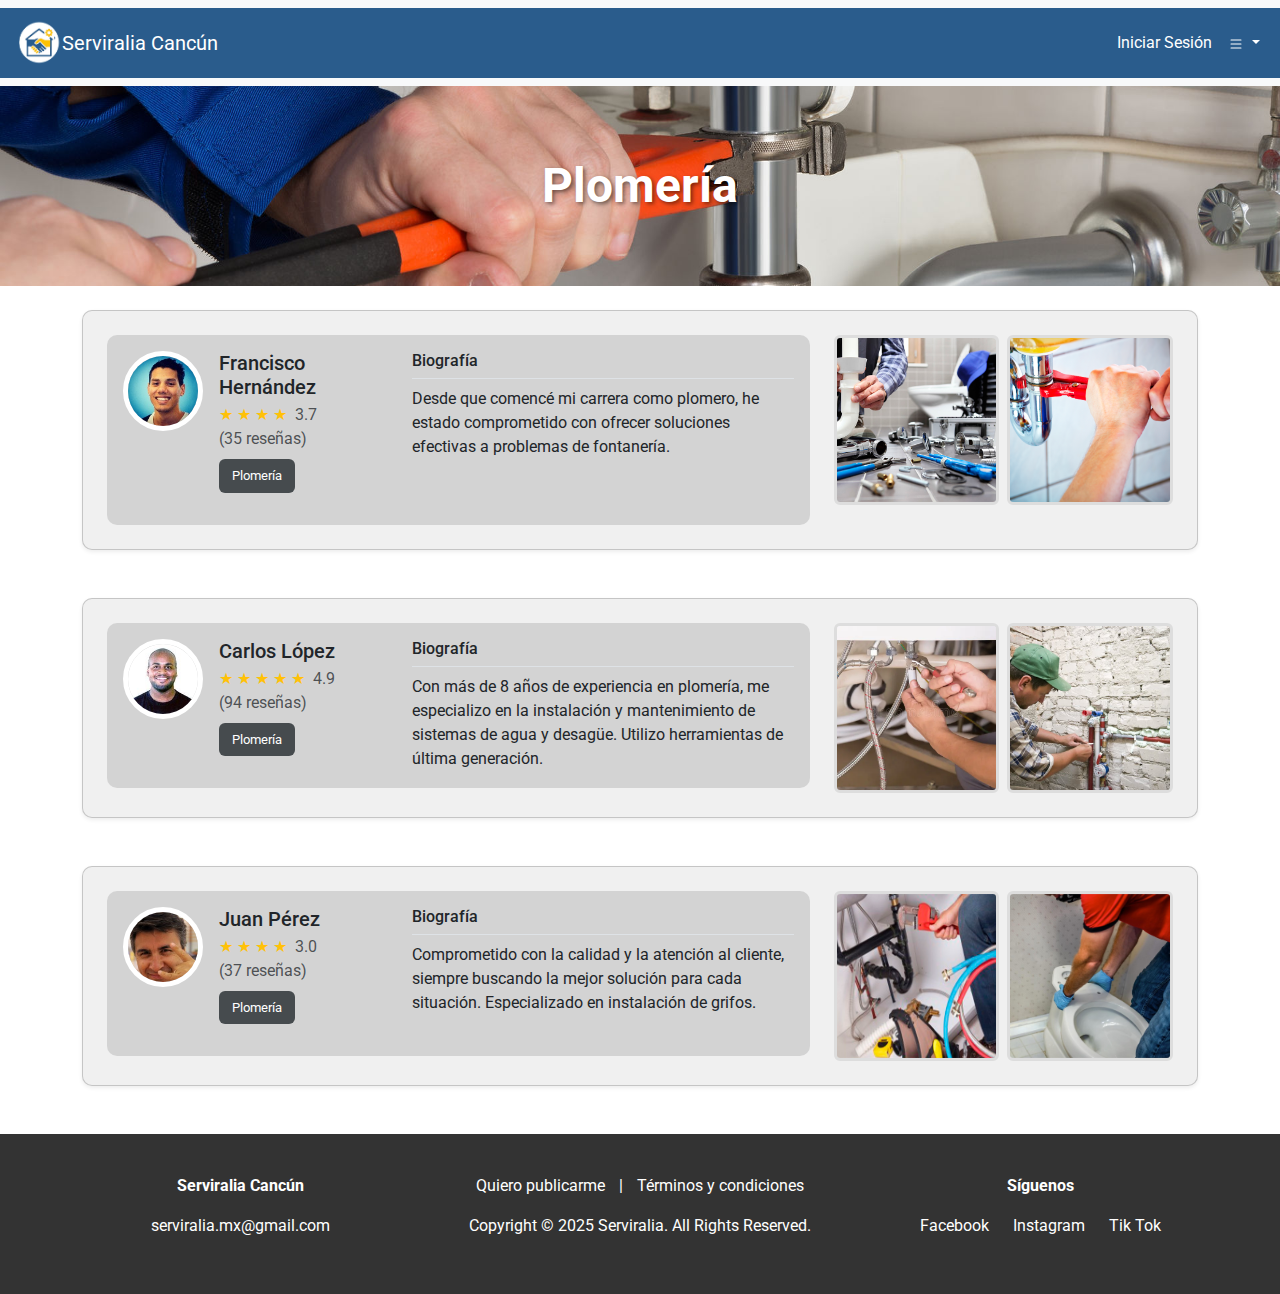
<file: plomeria.html>
<!DOCTYPE html>
<html lang="es">

<head>
  <meta charset="UTF-8">
  <meta name="viewport" content="width=device-width, initial-scale=1.0">
  <title>Plomería</title>
  <link rel="stylesheet" href="css/bootstrap.min.css">
  <link rel="stylesheet" href="css/electricidad.css">
  <script src="js/bootstrap.bundle.min.js"></script>
</head>

<body>
                            <!-- NAVBAR -->
  <header>
    <nav class="navbar navbar-expand-lg bg-body-tertiary">
      <div class="container-fluid">
        <img src="img/logo.png" width="50">
        <a class="navbar-brand" href="index.html">Serviralia Cancún</a>

        <button class="navbar-toggler" type="button" data-bs-toggle="collapse" data-bs-target="#navbarSupportedContent"
          aria-controls="navbarSupportedContent" aria-expanded="false" aria-label="Toggle navigation">
          <span class="navbar-toggler-icon"></span>
        </button>

        <div class="collapse navbar-collapse" id="navbarSupportedContent">
          <ul class="navbar-nav ms-auto mb-2 mb-lg-0">
            <li class="nav-item">
              <a class="nav-link" href="Singin.html">Iniciar Sesión</a>
            </li>
            <li class="nav-item dropdown">
              <a class="nav-link dropdown-toggle" href="#" id="searchDropdown" role="button" data-bs-toggle="dropdown"
                aria-expanded="false">
                <svg xmlns="http://www.w3.org/2000/svg" width="16" height="16" fill="currentColor" class="bi bi-list"
                  viewBox="0 0 16 16">
                  <path fill-rule="evenodd"
                    d="M2.5 12a.5.5 0 0 1 .5-.5h10a.5.5 0 0 1 0 1H3a.5.5 0 0 1-.5-.5m0-4a.5.5 0 0 1 .5-.5h10a.5.5 0 0 1 0 1H3a.5.5 0 0 1-.5-.5m0-4a.5.5 0 0 1 .5-.5h10a.5.5 0 0 1 0 1H3a.5.5 0 0 1-.5-.5" />
                </svg>
              </a>
              <ul class="dropdown-menu dropdown-menu-end horizontal-dropdown" aria-labelledby="searchDropdown">
                <li><a href="electricidad.html"><button class="dropdown-item"
                      style="background-image: url('img/electricista-DD.jpg');">Electricidad</button></a></li>
                <li><a href="plomeria.html"><button class="dropdown-item"
                      style="background-image: url('img/plomeria-DD.jpeg');">Plomería</button></a></li>
                <li><a href="mecanica.html"><button class="dropdown-item"
                      style="background-image: url('img/mecanica-DD.jpg');">Mecánica</button></a></li>
                <li><a href="construccion.html"><button class="dropdown-item"
                      style="background-image: url('img/Construccion-DD.jpg');">Construcción</button></a></li>
                <li><a href="jardineria.html"><button class="dropdown-item"
                      style="background-image: url('img/jardin-DD.jpg');">Jardinería</button></a></li>
                <li><a href="#"><button class="dropdown-item"
                      style="background-image: url('img/otros.png');">Otros</button></a></li>
              </ul>
            </li>
          </ul>
        </div>
      </div>
    </nav>
  </header>





                            <!-- MAIN-->
  <main>
    <div class="container-fluid1 px-0">
      <div class="image-container">
        <img src="img/plomeria-DD.jpeg" alt="Plomeria">
        <div class="text-overlay">Plomería</div>
      </div>
    </div>


    <!--TRAB 1-->
    <div class="container mt-4 mb-5">
      <div class="card p-4 shadow-sm">
        <div class="row g-4">

          <div class="col-md-8">
            <div class="trabajador-fondo p-3">
              <div class="row">

                <div class="col-md-5">
                  <div class="d-flex align-items-start mb-3">
                    <img src="img/pers7.jpg" class="rounded-circle foto-trab me-3" alt="Foto del trabajador"
                      style="width: 80px; height: 80px;">
                    <div>
                      <h5 class="mb-1">Francisco Hernández</h5>
                      <div class="d-flex align-items-center">
                        <div class="rating-stars">
                          <span class="text-warning">★</span>
                          <span class="text-warning">★</span>
                          <span class="text-warning">★</span>
                          <span class="text-warning">★</span>
                        </div>
                        <span class="ms-2 text-muted">3.7</span>
                      </div>
                      <span class="d-block text-muted">(35 reseñas)</span>
                      <button class="btn botonplom mt-2">Plomería</button>
                    </div>
                  </div>
                </div>

                <div class="col-md-7">
                  <div class="trabajador-bio">
                    <h6 class="border-bottom pb-2">Biografía</h6>
                    <p class="mb-0">
                      Desde que comencé mi carrera como plomero, he estado comprometido con ofrecer soluciones efectivas
                      a problemas de fontanería.
                    </p>
                  </div>
                </div>
              </div>
            </div>
          </div>

          <div class="col-md-4">
            <div class="row g-2">
              <div class="col-6">
                <img src="img/plom1.jpg" class="img-fluid rounded reparacion-img" alt="Reparación 1">
              </div>
              <div class="col-6">
                <img src="img/plom2.jpg" class="img-fluid rounded reparacion-img" alt="Reparación 2">
              </div>
            </div>
          </div>

        </div>
      </div>
    </div>


    <!--TRAB 2-->
    <div class="container mt-4 mb-5">
      <div class="card p-4 shadow-sm">
        <div class="row g-4">

          <div class="col-md-8">
            <div class="trabajador-fondo p-3">
              <div class="row">

                <div class="col-md-5">
                  <div class="d-flex align-items-start mb-3">
                    <img src="img/pers8.jpg" class="rounded-circle foto-trab me-3" alt="Foto del trabajador"
                      style="width: 80px; height: 80px;">
                    <div>
                      <h5 class="mb-1">Carlos López</h5>
                      <div class="d-flex align-items-center">
                        <div class="rating-stars">
                          <span class="text-warning">★</span>
                          <span class="text-warning">★</span>
                          <span class="text-warning">★</span>
                          <span class="text-warning">★</span>
                          <span class="text-warning">★</span>
                        </div>
                        <span class="ms-2 text-muted">4.9</span>
                      </div>
                      <span class="d-block text-muted">(94 reseñas)</span>
                      <button class="btn botonplom mt-2">Plomería</button>
                    </div>
                  </div>
                </div>

                <div class="col-md-7">
                  <div class="trabajador-bio">
                    <h6 class="border-bottom pb-2">Biografía</h6>
                    <p class="mb-0">
                      Con más de 8 años de experiencia en plomería, me especializo en la instalación y mantenimiento de
                      sistemas de agua y desagüe. Utilizo herramientas de última generación.
                    </p>
                  </div>
                </div>
              </div>
            </div>
          </div>

          <div class="col-md-4">
            <div class="row g-2">
              <div class="col-6">
                <img src="img/plom3.webp" class="img-fluid rounded reparacion-img" alt="Reparación 1">
              </div>
              <div class="col-6">
                <img src="img/plom4.jpg" class="img-fluid rounded reparacion-img" alt="Reparación 2">
              </div>
            </div>
          </div>

        </div>
      </div>
    </div>



    <!--TRAB 3-->
    <div class="container mt-4 mb-5">
      <div class="card p-4 shadow-sm">
        <div class="row g-4">

          <div class="col-md-8">
            <div class="trabajador-fondo p-3">
              <div class="row">

                <div class="col-md-5">
                  <div class="d-flex align-items-start mb-3">
                    <img src="img/pers9.jpg" class="rounded-circle foto-trab me-3" alt="Foto del trabajador"
                      style="width: 80px; height: 80px;">
                    <div>
                      <h5 class="mb-1">Juan Pérez</h5>
                      <div class="d-flex align-items-center">
                        <div class="rating-stars">
                          <span class="text-warning">★</span>
                          <span class="text-warning">★</span>
                          <span class="text-warning">★</span>
                          <span class="text-warning">★</span>
                        </div>
                        <span class="ms-2 text-muted">3.0</span>
                      </div>
                      <span class="d-block text-muted">(37 reseñas)</span>
                      <button class="btn botonplom mt-2">Plomería</button>
                    </div>
                  </div>
                </div>

                <div class="col-md-7">
                  <div class="trabajador-bio">
                    <h6 class="border-bottom pb-2">Biografía</h6>
                    <p class="mb-0">
                      Comprometido con la calidad y la atención al cliente, siempre buscando la mejor solución para cada
                      situación. Especializado en instalación de grifos.
                    </p>
                  </div>
                </div>
              </div>
            </div>
          </div>

          <div class="col-md-4">
            <div class="row g-2">
              <div class="col-6">
                <img src="img/plom5.png" class="img-fluid rounded reparacion-img" alt="Reparación 1">
              </div>
              <div class="col-6">
                <img src="img/plom6.jpg" class="img-fluid rounded reparacion-img" alt="Reparación 2">
              </div>
            </div>
          </div>

        </div>
      </div>
    </div>
  </main>


                            <!--FOOTER INICIO-->
  <footer>
    <div class="footer-container">
      <div class="footer-column">
        <p><strong>Serviralia Cancún</strong></p>
        <p><a href="mailto:serviralia.mx@gmail.com">serviralia.mx@gmail.com</a></p>

      </div>
      <div class="footer-column">
        <p><a href="#">Quiero publicarme</a> | <a href="#">Términos y condiciones</a></p>
        <p>Copyright © 2025 Serviralia. All Rights Reserved.</p>
      </div>
      <div class="footer-column">
        <p><strong>Síguenos</strong></p>
        <a href="#">Facebook</a>
        <a href="#">Instagram</a>
        <a href="#">Tik Tok</a>
      </div>
    </div>
  </footer>

</body>

</html>
</file>
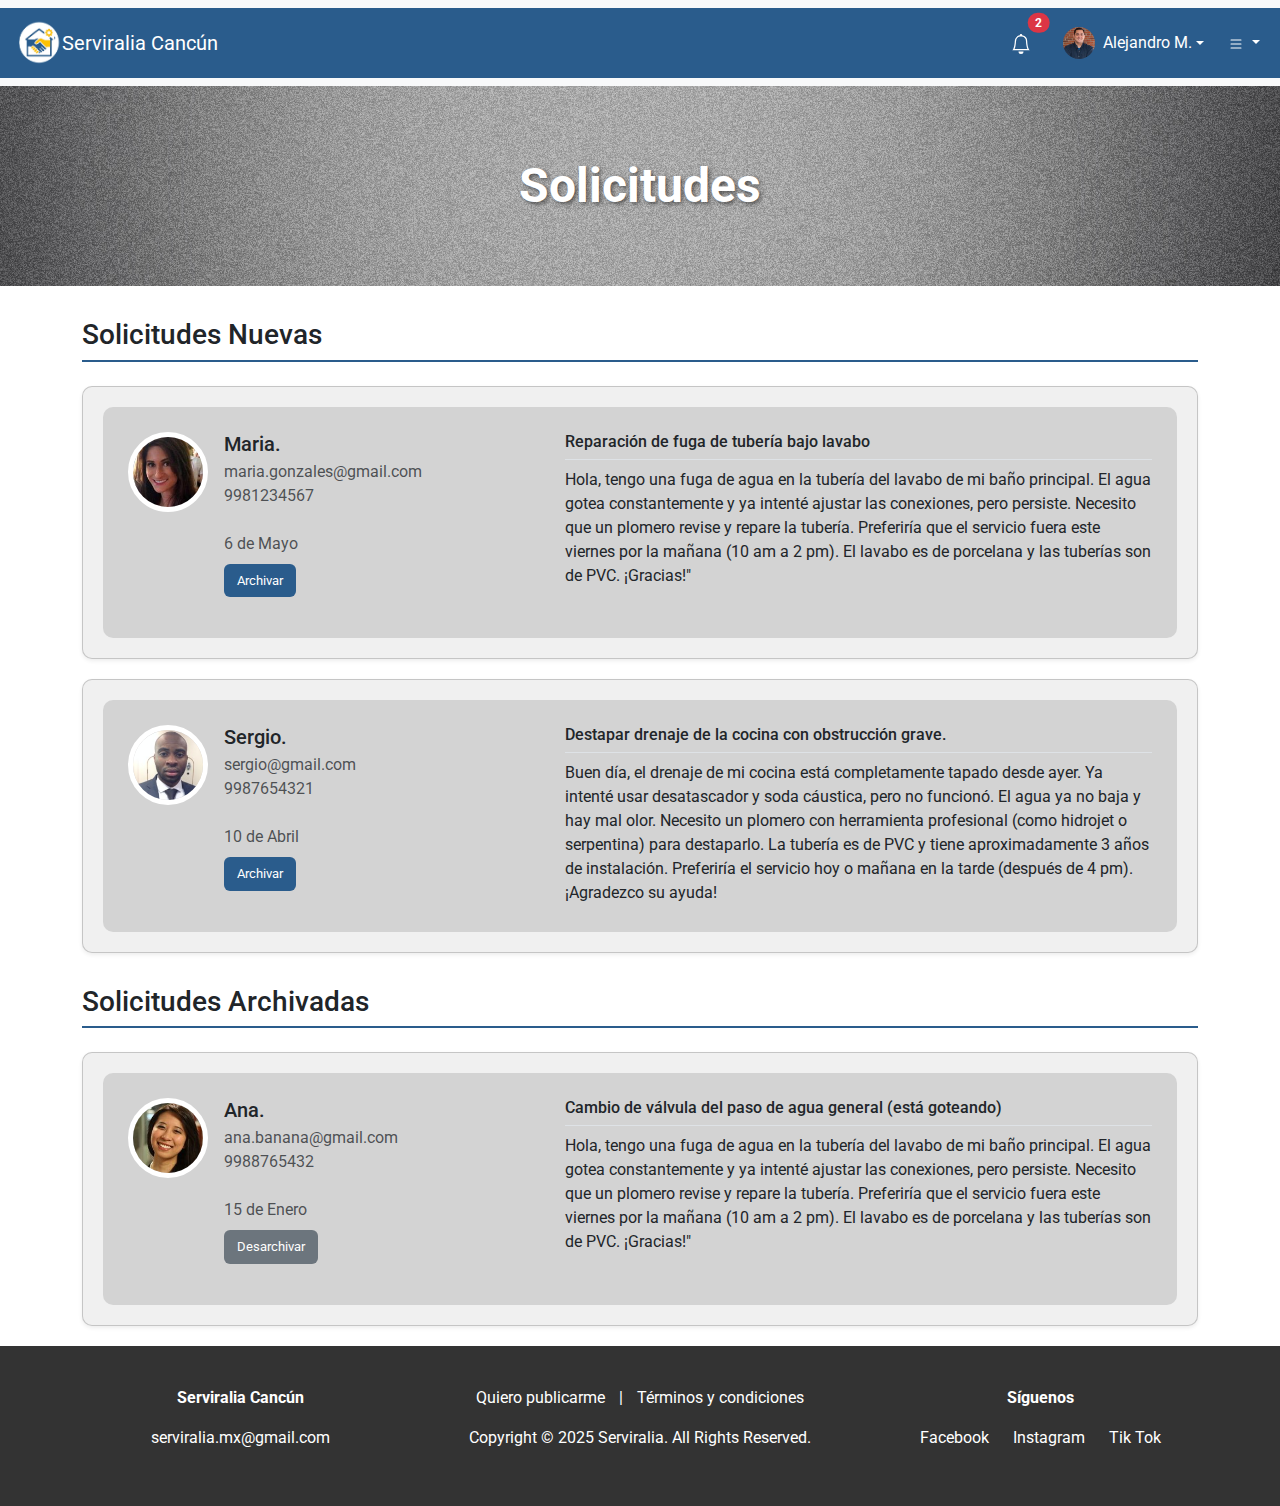
<file: solicitudes.html>
<!DOCTYPE html>
<html lang="es">

<head>
    <meta charset="UTF-8">
    <meta name="viewport" content="width=device-width, initial-scale=1.0">
    <title>Construcción</title>
    <link rel="stylesheet" href="css/bootstrap.min.css">
    <link rel="stylesheet" href="css/solicitudes.css">
    <script src="js/bootstrap.bundle.min.js"></script>
</head>

<body>
    <!-- NAVBAR -->
    <header>
        <nav class="navbar navbar-expand-lg bg-body-tertiary">
            <div class="container-fluid">
                <img src="img/logo.png" width="50">
                <a class="navbar-brand" href="index.html">Serviralia Cancún</a>

                <button class="navbar-toggler" type="button" data-bs-toggle="collapse"
                    data-bs-target="#navbarSupportedContent" aria-controls="navbarSupportedContent"
                    aria-expanded="false" aria-label="Toggle navigation">
                    <span class="navbar-toggler-icon"></span>
                </button>

                <div class="collapse navbar-collapse" id="navbarSupportedContent">
                    <ul class="navbar-nav ms-auto mb-2 mb-lg-0 align-items-center">
                        <!-- Solicitudes -->
                        <li class="nav-item mx-2">
                            <a class="nav-link position-relative" href="#">
                                <svg xmlns="http://www.w3.org/2000/svg" width="20" height="20" fill="currentColor"
                                    class="bi bi-bell" viewBox="0 0 16 16">
                                    <path
                                        d="M8 16a2 2 0 0 0 2-2H6a2 2 0 0 0 2 2zM8 1.918l-.797.161A4.002 4.002 0 0 0 4 6c0 .628-.134 2.197-.459 3.742-.16.767-.376 1.566-.663 2.258h10.244c-.287-.692-.502-1.49-.663-2.258C12.134 8.197 12 6.628 12 6a4.002 4.002 0 0 0-3.203-3.92L8 1.917zM14.22 12c.223.447.481.801.78 1H1c.299-.199.557-.553.78-1C2.68 10.2 3 6.88 3 6c0-2.42 1.72-4.44 4.005-4.901a1 1 0 1 1 1.99 0A5.002 5.002 0 0 1 13 6c0 .88.32 4.2 1.22 6z" />
                                </svg>
                                <span
                                    class="position-absolute top-0 start-100 translate-middle badge rounded-pill bg-danger"
                                    id="notificacion-badge">
                                    2
                                    <span class="visually-hidden">solicitudes pendientes</span>
                                </span>
                            </a>
                        </li>

                        <!-- Dropdown de perfil -->
                        <li class="nav-item dropdown mx-2">
                            <a class="nav-link dropdown-toggle d-flex align-items-center" href="#" id="profileDropdown"
                                role="button" data-bs-toggle="dropdown" aria-expanded="false">
                                <img src="img/pers1.jpg" width="32" height="32" class="rounded-circle me-2">
                                <span>Alejandro M.</span>
                            </a>
                            <ul class="dropdown-menu dropdown-menu-end" aria-labelledby="profileDropdown">
                                <li><a class="dropdown-item" href="perfiltrab.html">Mi perfil</a></li>
                                <li><a class="dropdown-item" href="#">Editar perfil</a></li>
                                <li><a class="dropdown-item" href="#">Solicitudes (2)</a></li>
                                <li>
                                    <hr class="dropdown-divider">
                                </li>
                                <li><a class="dropdown-item text-danger" href="#">Cerrar sesión</a></li>
                            </ul>
                        </li>

                        <!-- Dropdown de categorias -->
                        <li class="nav-item dropdown">
                            <a class="nav-link dropdown-toggle" href="#" id="searchDropdown" role="button"
                                data-bs-toggle="dropdown" aria-expanded="false">
                                <svg xmlns="http://www.w3.org/2000/svg" width="16" height="16" fill="currentColor"
                                    class="bi bi-list" viewBox="0 0 16 16">
                                    <path fill-rule="evenodd"
                                        d="M2.5 12a.5.5 0 0 1 .5-.5h10a.5.5 0 0 1 0 1H3a.5.5 0 0 1-.5-.5m0-4a.5.5 0 0 1 .5-.5h10a.5.5 0 0 1 0 1H3a.5.5 0 0 1-.5-.5m0-4a.5.5 0 0 1 .5-.5h10a.5.5 0 0 1 0 1H3a.5.5 0 0 1-.5-.5" />
                                </svg>
                            </a>
                            <ul class="dropdown-menu dropdown-menu-end horizontal-dropdown"
                                aria-labelledby="searchDropdown">
                                <li><a href="electricidad.html"><button class="dropdown-item"
                                            style="background-image: url('img/electricista-DD.jpg');">Electricidad</button></a>
                                </li>
                                <li><a href="plomeria.html"><button class="dropdown-item"
                                            style="background-image: url('img/plomeria-DD.jpeg');">Plomería</button></a>
                                </li>
                                <li><a href="mecanica.html"><button class="dropdown-item"
                                            style="background-image: url('img/mecanica-DD.jpg');">Mecánica</button></a>
                                </li>
                                <li><a href="construccion.html"><button class="dropdown-item"
                                            style="background-image: url('img/Construccion-DD.jpg');">Construcción</button></a>
                                </li>
                                <li><a href="jardineria.html"><button class="dropdown-item"
                                            style="background-image: url('img/jardin-DD.jpg');">Jardinería</button></a>
                                </li>
                                <li><a href="#"><button class="dropdown-item"
                                            style="background-image: url('img/otros.png');">Otros</button></a></li>
                            </ul>
                        </li>
                    </ul>
                </div>
            </div>
        </nav>
    </header>

    <!-- MAIN-->
    <main>
        <div class="container-fluid1 px-0">
            <div class="image-container">
                <img src="img/fondo gris.jpg" alt="Solicitudes">
                <div class="text-overlay">Solicitudes</div>
            </div>
        </div>

        <div class="container mt-4">
            <!-- Sección de Solicitudes Nuevas -->
            <h3 class="section-title">Solicitudes Nuevas</h3>
            <div id="solicitudes-nuevas">
                <!-- CLIENTE 1 -->
                <div class="solicitud-card card shadow-sm" data-id="1" data-archivada="false">
                    <div class="trabajador-fondo">
                        <div class="row">
                            <div class="col-md-5">
                                <div class="d-flex align-items-start mb-3">
                                    <img src="img/pers11.jpg" class="rounded-circle foto-trab me-3"
                                        alt="Foto del trabajador" style="width: 80px; height: 80px;">
                                    <div>
                                        <h5 class="mb-1">Maria.</h5>
                                        <span class="d-block text-muted">maria.gonzales@gmail.com </span>
                                        <span class="d-block text-muted">9981234567</span></br>
                                        <span class="d-block text-muted">6 de Mayo</span>
                                        <button class="btn btn-archivar mt-2">Archivar</button>
                                    </div>
                                </div>
                            </div>

                            <div class="col-md-7">
                                <div class="trabajador-bio">
                                    <h6 class="border-bottom pb-2">Reparación de fuga de tubería bajo lavabo</h6>
                                    <p class="mb-0">
                                        Hola, tengo una fuga de agua en la tubería del lavabo de mi baño principal. El
                                        agua gotea constantemente y ya intenté ajustar las conexiones, pero persiste.
                                        Necesito que un plomero revise y repare la tubería.
                                        Preferiría que el servicio fuera este viernes por la mañana (10 am a 2 pm). El
                                        lavabo es de porcelana y las
                                        tuberías son de PVC. ¡Gracias!"
                                    </p>
                                </div>
                            </div>
                        </div>
                    </div>
                </div>

                <!-- CLIENTE 2 -->
                <div class="solicitud-card card shadow-sm" data-id="2" data-archivada="false">
                    <div class="trabajador-fondo">
                        <div class="row">
                            <div class="col-md-5">
                                <div class="d-flex align-items-start mb-3">
                                    <img src="img/pers12.jpg" class="rounded-circle foto-trab me-3"
                                        alt="Foto del trabajador" style="width: 80px; height: 80px;">
                                    <div>
                                        <h5 class="mb-1">Sergio.</h5>
                                        <span class="d-block text-muted">sergio@gmail.com </span>
                                        <span class="d-block text-muted">9987654321</span></br>
                                        <span class="d-block text-muted">10 de Abril</span>
                                        <button class="btn btn-archivar mt-2">Archivar</button>
                                    </div>
                                </div>
                            </div>

                            <div class="col-md-7">
                                <div class="trabajador-bio">
                                    <h6 class="border-bottom pb-2">Destapar drenaje de la cocina con obstrucción grave.
                                    </h6>
                                    <p class="mb-0">
                                        Buen día, el drenaje de mi cocina está completamente tapado desde ayer. Ya
                                        intenté usar desatascador y
                                        soda cáustica, pero no funcionó. El agua ya no baja y hay mal olor. Necesito un
                                        plomero con herramienta
                                        profesional (como hidrojet o serpentina) para destaparlo. La tubería es de PVC y
                                        tiene aproximadamente 3
                                        años de instalación. Preferiría el servicio hoy o mañana en la tarde (después de
                                        4 pm). ¡Agradezco su ayuda!
                                    </p>
                                </div>
                            </div>
                        </div>
                    </div>
                </div>
            </div>

            <!-- Sección de Solicitudes Archivadas -->
            <h3 class="section-title">Solicitudes Archivadas</h3>
            <div id="solicitudes-archivadas">
                <!-- CLIENTE 3 -->
                <div class="solicitud-card card shadow-sm" data-id="3" data-archivada="true">
                    <div class="trabajador-fondo">
                        <div class="row">
                            <div class="col-md-5">
                                <div class="d-flex align-items-start mb-3">
                                    <img src="img/pers10.jpg" class="rounded-circle foto-trab me-3"
                                        alt="Foto del trabajador" style="width: 80px; height: 80px;">
                                    <div>
                                        <h5 class="mb-1">Ana.</h5>
                                        <span class="d-block text-muted">ana.banana@gmail.com </span>
                                        <span class="d-block text-muted">9988765432</span></br>
                                        <span class="d-block text-muted">15 de Enero</span>
                                        <button class="btn btn-desarchivar mt-2">Desarchivar</button>
                                    </div>
                                </div>
                            </div>

                            <div class="col-md-7">
                                <div class="trabajador-bio">
                                    <h6 class="border-bottom pb-2">Cambio de válvula del paso de agua general (está
                                        goteando)</h6>
                                    <p class="mb-0">
                                        Hola, tengo una fuga de agua en la tubería del lavabo de mi baño principal. El
                                        agua gotea constantemente y ya intenté ajustar las conexiones, pero persiste.
                                        Necesito que un plomero revise y repare la tubería.
                                        Preferiría que el servicio fuera este viernes por la mañana (10 am a 2 pm). El
                                        lavabo es de porcelana y las
                                        tuberías son de PVC. ¡Gracias!"
                                    </p>
                                </div>
                            </div>
                        </div>
                    </div>
                </div>
            </div>
        </div>
    </main>

    <!-- FOOTER -->
    <footer>
        <div class="footer-container">
            <div class="footer-column">
                <p><strong>Serviralia Cancún</strong></p>
                <p><a href="mailto:serviralia.mx@gmail.com">serviralia.mx@gmail.com</a></p>
            </div>
            <div class="footer-column">
                <p><a href="#">Quiero publicarme</a> | <a href="#">Términos y condiciones</a></p>
                <p>Copyright © 2025 Serviralia. All Rights Reserved.</p>
            </div>
            <div class="footer-column">
                <p><strong>Síguenos</strong></p>
                <a href="#">Facebook</a>
                <a href="#">Instagram</a>
                <a href="#">Tik Tok</a>
            </div>
        </div>
    </footer>




  <!-- JAVASCRIPT PARA ARCHIVAR/DESARCHIVAR SOLICITUDES -->
    <script>
        document.addEventListener('DOMContentLoaded', function () {
            const seccionNuevas = document.getElementById('solicitudes-nuevas');
            const seccionArchivadas = document.getElementById('solicitudes-archivadas');
            const notificacionBadge = document.getElementById('notificacion-badge');


            // funcion para archivar solicitud
            function archivarSolicitud(id) {
                const solicitud = document.querySelector(`.solicitud-card[data-id="${id}"]`);
                if (solicitud) {
                    solicitud.setAttribute('data-archivada', 'true');
                    const btn = solicitud.querySelector('button');
                    btn.textContent = 'Desarchivar';
                    btn.classList.replace('btn-archivar', 'btn-desarchivar');
                    seccionArchivadas.appendChild(solicitud);
                    actualizarContador();
                }
            }

            //  desarchivar una solicitud 
            function desarchivarSolicitud(id) {
                const solicitud = document.querySelector(`.solicitud-card[data-id="${id}"]`);
                if (solicitud) {
                    solicitud.setAttribute('data-archivada', 'false');
                    const btn = solicitud.querySelector('button');
                    btn.textContent = 'Archivar';
                    btn.classList.replace('btn-desarchivar', 'btn-archivar');
                    seccionNuevas.appendChild(solicitud);
                    actualizarContador();
                }
            }

            // eventos al clickear el boton
            document.addEventListener('click', function (e) {
                if (e.target.classList.contains('btn-archivar')) {
                    e.preventDefault();
                    const id = e.target.closest('.solicitud-card').getAttribute('data-id');
                    archivarSolicitud(id);
                } else if (e.target.classList.contains('btn-desarchivar')) {
                    e.preventDefault();
                    const id = e.target.closest('.solicitud-card').getAttribute('data-id');
                    desarchivarSolicitud(id);
                }
            });

            actualizarContador();
        });
    </script>
</body>

</html>
</file>
<file: css/style.css>
/* GENERALES*/
@import url('https://fonts.googleapis.com/css2?family=Roboto:ital,wght@0,100..900;1,100..900&display=swap');

* {
  font-family: "Roboto", sans-serif;
}


                    /* NAVBAR */
.nav-link, .navbar-brand{
  color: white;
}

.nav-link:hover {
  background-color: #FFC107;
  color: black;
}

.container-fluid{
  background-color: #2A5C8C;
  height: 70px;
}

                        /* DROPDOWN NAV */
.dropdown-menu.horizontal-dropdown {
    display: none;
    flex-wrap: nowrap;
    width: auto;
    padding: 10px;
    border-radius: 8px;
    overflow-x: auto;
    white-space: nowrap;
}

.dropdown-menu.horizontal-dropdown.show {
    display: flex;
}

.dropdown-menu.horizontal-dropdown .dropdown-item {
    flex: 0 0 auto;
    width: 220px;
    height: 120px;
    margin: 5px;
    padding: 0;
    display: flex;
    align-items: flex-end;
    justify-content: center;
    text-align: center;
    color: white;
    font-weight: bold;
    text-shadow: 1px 1px 2px rgba(0, 0, 0, 0.8);
    background-size: cover;
    background-position: center;
    border-radius: 8px;
}



                            /* CAROUSEL CON MOVIMIENTO DEL MAIN */

#carouselExampleAutoplaying {
  width: 100%;
  max-width: 330px; 
  aspect-ratio: 1/1;
  margin: 0 auto;
}

.carousel-inner, .carousel-item {
  width: 100%;
  height: 100%;
}

.carousel-item img {
  width: 100%;
  height: 100%;
  object-fit: cover;
}

.text-justify {
    text-align: justify;
}

.g-1 {
  margin-top: 50px;
  margin-left: 200px;
}




                                /* ICONO + PALABRA MAIN */
.icon-text-container {
    display: flex;
    justify-content: center;
    width: 100%;
    padding: 20px 0;
    margin: 10px 0;
  }
  
  .icon-text-item:hover {
    color: #2a8246;
  }
 
    .icon-text-item {
      padding: 80px;
    }



                                /* PERFIL TRABAJADOR */
.foto-trab {
  width: 80px;
  height: 80px;
}

.botonplom {
  font-size: small;
  background-color: #464B4E;
  color: white;
}


.perfil-trabajador h2 {
  text-align: center;
  color: white;
  
}

.service-card {
  box-shadow: 0 4px 8px rgba(0, 0, 0, 0.1);
  border-radius: 8px;
  border: none;
}

.container2 {
  background-color: #2A5C8C; 
  width: 100%;
}
.service-card:hover{
  box-shadow: 4px 4px 6px rgba(255, 193, 7, 0.5);
}

.card-img-top {
  object-fit: cover;
  height: 200px;
  border-top-left-radius: 8px;
  border-top-right-radius: 8px;
}

.trabajador-fondo {
  background-color: rgb(255, 255, 255);
  border-radius: 30px;
  height: 100%;
}

@media (max-width: 768px) {
  .trabajadores-container .col-md-4 {
    flex: 0 0 100%;
    max-width: 100%;
  }
}




                                /* FOOTER */
footer {
  background-color: #333;
  color: white;
  padding: 40px 0;
}

.footer-container {
  display: flex;
  justify-content: space-around;
  max-width: 1200px;
  margin: 0 auto;
}

.footer-column {
  flex: 1;
  text-align: center;
}

.footer-column a {
  color: white;
  text-decoration: none;
  margin: 0 10px;
}

.footer-column a:hover {
  text-decoration: underline;
}
</file>
<file: css/electricidad.css>
/* GENERALES*/

@import url('https://fonts.googleapis.com/css2?family=Roboto:ital,wght@0,100..900;1,100..900&display=swap');

* {
  font-family: "Roboto", sans-serif;
}



                    /* NAVBAR */
.nav-link, .navbar-brand{
  color: white;
}

.nav-link:hover {
  background-color: #FFC107;
  color: black;
}

.container-fluid{
  background-color: #2A5C8C;
  height: 70px;
}

                        /* DROPDOWN NAV */
.dropdown-menu.horizontal-dropdown {
    display: none;
    flex-wrap: nowrap;
    width: auto;
    padding: 10px;
    border-radius: 8px;
    overflow-x: auto;
    white-space: nowrap;
}

.dropdown-menu.horizontal-dropdown.show {
    display: flex;
}

.dropdown-menu.horizontal-dropdown .dropdown-item {
    flex: 0 0 auto;
    width: 220px;
    height: 120px;
    margin: 5px;
    padding: 0;
    display: flex;
    align-items: flex-end;
    justify-content: center;
    text-align: center;
    color: white;
    font-weight: bold;
    text-shadow: 1px 1px 2px rgba(0, 0, 0, 0.8);
    background-size: cover;
    background-position: center;
    border-radius: 8px;
}



                            /* MAIN */
.image-container {
  width: 100%;
  height: 100%;
  position: relative;
}

.reparacion-img {
  width: 170px;
  height: 170px;
  object-fit: cover;
  border: 3px solid #ddd; 
}

.image-container img {
  width: 100%;
  height: 100%;
  object-fit: cover;
  object-position: center;
}

.text-overlay {
  position: absolute;
  top: 50%;
  left: 50%;
  transform: translate(-50%, -50%);
  font-size: 3rem;
  color: white;
  font-weight: bold;
  text-shadow: 2px 2px 4px rgba(0, 0, 0, 0.5);
}

.container-fluid1 {
  height: 200px;
  background-color: #d3d3d3; 
}

.card {
  background-color: #f0f0f0;
  padding: 20px;
  border-radius: 10px;
}

.trabajador-fondo {
  background-color: #d3d3d3; 
  padding: 25px;
  border-radius: 10px;
}

.botonplom {
  font-size: small;
  background-color: #464B4E;
  color: white;
}

.foto-trab {
  width: 100px;
  height: 100px;
  border: 5px solid #fff;
  border-radius: 50%;
}




  




                                /* FOOTER */
footer {
  background-color: #333;
  color: white;
  padding: 40px 0;
}

.footer-container {
  display: flex;
  justify-content: space-around;
  max-width: 1200px;
  margin: 0 auto;
}

.footer-column {
  flex: 1;
  text-align: center;
}

.footer-column a {
  color: white;
  text-decoration: none;
  margin: 0 10px;
}

.footer-column a:hover {
  text-decoration: underline;
}
</file>
<file: css/header2.css>
/* GENERALES*/
@import url('https://fonts.googleapis.com/css2?family=Roboto:ital,wght@0,100..900;1,100..900&display=swap');

* {
  font-family: "Roboto", sans-serif;
}


                          /* NAVBAR */
.nav-link,
.navbar-brand {
  color: white;
}

.nav-link:hover {
  background-color: #FFC107;
  color: black;
}

.container-fluid {
  background-color: #2A5C8C;
  height: 70px;
}

                          /* DROPDOWN NAV */
.dropdown-menu.horizontal-dropdown {
  display: none;
  flex-wrap: nowrap;
  width: auto;
  padding: 10px;
  border-radius: 8px;
  overflow-x: auto;
  white-space: nowrap;
}

.dropdown-menu.horizontal-dropdown.show {
  display: flex;
}

.dropdown-menu.horizontal-dropdown .dropdown-item {
  flex: 0 0 auto;
  width: 220px;
  height: 120px;
  margin: 5px;
  padding: 0;
  display: flex;
  align-items: flex-end;
  justify-content: center;
  text-align: center;
  color: white;
  font-weight: bold;
  text-shadow: 1px 1px 2px rgba(0, 0, 0, 0.8);
  background-size: cover;
  background-position: center;
  border-radius: 8px;
}
</file>
<file: css/perfiltrab.css>
/* ESTILOS GENERALES */
* {
  font-family: 'Roboto', sans-serif;
  margin: 0;
  padding: 0;
  box-sizing: border-box;
}

/* NAVBAR */
.navbar {
  background-color: #2A5C8C !important;
  padding: 10px 0;
}

.nav-link,
.navbar-brand {
  color: white !important;
}

.nav-link:hover {
  background-color: #FFC107;
  color: black !important;
  border-radius: 5px;
}

/* Dropdown horizontal */
.dropdown-menu.horizontal-dropdown {
  display: flex;
  flex-wrap: wrap;
  min-width: 100vw;
  padding: 10px;
}

.dropdown-menu.horizontal-dropdown .dropdown-item {
  width: 220px;
  height: 120px;
  margin: 5px;
  padding: 0;
  display: flex;
  align-items: flex-end;
  justify-content: center;
  color: white;
  font-weight: bold;
  text-shadow: 1px 1px 2px rgba(0, 0, 0, 0.8);
  background-size: cover;
  background-position: center;
  border-radius: 8px;
}



/* PERFIL DEL TRABAJADOR */
.profile-container {
  max-width: 90%;
  margin: 30px auto;
  background: white;
  border-radius: 8px;
  box-shadow: 0 2px 10px rgba(0, 0, 0, 0.1);
  overflow: hidden;
  display: flex;
  flex-wrap: wrap;
}

/* Sección de imágenes */
.image-section {
  width: 50%;
  padding: 30px;
  display: flex;
  flex-direction: column;
  align-items: center;
  justify-content: center;
}

.image-wrapper {
  width: 80%;
  aspect-ratio: 1/1;
  background-color: #e0e0e0;
  display: flex;
  align-items: center;
  justify-content: center;
  position: relative;
  border-radius: 8px;
  overflow: hidden;
}

.service-image {
  max-width: 100%;
  max-height: 100%;
  object-fit: contain;
}

.nav-buttons {
  position: absolute;
  bottom: 20px;
  left: 0;
  right: 0;
  text-align: center;
}

.nav-btn {
  background: rgba(0, 0, 0, 0.5);
  color: white;
  border: none;
  border-radius: 50%;
  width: 30px;
  height: 30px;
  margin: 0 5px;
  cursor: pointer;
}

/* Información del trabajador */
.content-section {
  width: 50%;
  padding: 30px;
}

.foto-trab {
  width: 80px;
  height: 80px;
  object-fit: cover;
  margin-right: 15px;
}

.perfil-nombre {
  margin: 0;
  font-size: 24px;
  color: #222;
}

.servicios-lista {
  padding-left: 20px;
  margin: 15px 0;
}

.servicios-lista li {
  margin-bottom: 8px;
}

.precios {
  background-color: #f9f9f9;
  padding: 15px;
  border-radius: 8px;
  margin: 20px 0;
  font-size: 15px;
}

.frase {
  font-style: italic;
  color: #555;
}

.botonplom {
  font-size: small;
  background-color: #464B4E;
  color: white;
  border: none;
  padding: 5px 15px;
  border-radius: 5px;
}



/* SECCIÓN DE CONTACTO */
.seccion-contacto {
  background-color: #2A5C8C;
  padding: 50px;
  width: 100%;
  color: white;
}

.form-group {
  width: 40%;
  margin-bottom: 10px;
  margin-left: 30%;
}

.Contactar {
  color: white;
}



/* SECCIÓN DE RESEÑAS */
.reseñas-section {
  background-color: #ffffff;
  width: 100%;
}

.reseñas-section h2 {
  color: #020101;
  text-align: center;
}

/* Tarjetas de reseñas */
.review-card {
  background-color: #f8f9fa;
  border-radius: 30px;
  padding: 25px;
  margin-bottom: 20px;
  transition: all 0.3s ease;
}

.review-card:hover {
  transform: translateY(-5px);
  box-shadow: 0 10px 20px rgba(0, 0, 0, 0.1);
}

.review-header {
  border-bottom: 1px solid #e0e0e0;
  padding-bottom: 1rem;
  margin-bottom: 1rem;
}

.review-content p {
  color: #555;
  line-height: 1.6;
}

.rating-stars {
  color: #FFC107;
  letter-spacing: 2px;
  font-size: 1.2rem;
  margin: 8px 0;
}

/* Resumen de calificaciones */
.rating-summary-card {
  background-color: white;
  border-radius: 30px;
  padding: 25px;
  box-shadow: 0 4px 12px rgba(0, 0, 0, 0.05);
}

.category-rating {
  display: flex;
  justify-content: space-between;
  align-items: center;
  margin-bottom: 0.5rem;
  padding: 0.5rem;
  background-color: #f8f9fa;
  border-radius: 5px;
}



/* MODAL DE RESEÑAS */
.modal-content {
  border-radius: 15px;
  border: none;
  box-shadow: 0 10px 30px rgba(0, 0, 0, 0.2);
}

.rating-stars-input {
  display: flex;
  flex-direction: row-reverse;
  justify-content: flex-end;
  gap: 5px;
}

.rating-stars-input input {
  display: none;
}

.rating-stars-input label {
  font-size: 2rem;
  color: #ddd;
  cursor: pointer;
  transition: color 0.2s;
}

.rating-stars-input input:checked ~ label,
.rating-stars-input input:hover ~ label,
.rating-stars-input label:hover,
.rating-stars-input label:hover ~ label {
  color: #FFC107;
}

.btn-primary {
  background-color: #2A5C8C;
  border: none;
}

.btn-primary:hover {
  background-color: #1e4a7b;
}



/* FOOTER */
footer {
  background-color: #333;
  color: white;
  padding: 40px 0;
  margin-top: 50px;
}

.footer-container {
  display: flex;
  justify-content: space-around;
  max-width: 1200px;
  margin: 0 auto;
  flex-wrap: wrap;
}

.footer-column {
  flex: 1;
  min-width: 250px;
  text-align: center;
  margin-bottom: 20px;
}

.footer-column a {
  color: white;
  text-decoration: none;
  margin: 0 10px;
}

.footer-column a:hover {
  text-decoration: underline;
}
</file>
<file: css/solicitudes.css>
/* GENERALES*/

@import url('https://fonts.googleapis.com/css2?family=Roboto:ital,wght@0,100..900;1,100..900&display=swap');

* {
    font-family: "Roboto", sans-serif;
}



/* NAVBAR */
.nav-link,
.navbar-brand {
    color: white;
}

.nav-link:hover {
    background-color: #FFC107;
    color: black;
}

.container-fluid {
    background-color: #2A5C8C;
    height: 70px;
}

/* DROPDOWN NAV */
.dropdown-menu.horizontal-dropdown {
    display: none;
    flex-wrap: nowrap;
    width: auto;
    padding: 10px;
    border-radius: 8px;
    overflow-x: auto;
    white-space: nowrap;
}

.dropdown-menu.horizontal-dropdown.show {
    display: flex;
}

.dropdown-menu.horizontal-dropdown .dropdown-item {
    flex: 0 0 auto;
    width: 220px;
    height: 120px;
    margin: 5px;
    padding: 0;
    display: flex;
    align-items: flex-end;
    justify-content: center;
    text-align: center;
    color: white;
    font-weight: bold;
    text-shadow: 1px 1px 2px rgba(0, 0, 0, 0.8);
    background-size: cover;
    background-position: center;
    border-radius: 8px;
}



/* MAIN */
.image-container {
    width: 100%;
    height: 100%;
    position: relative;
}


.image-container img {
    width: 100%;
    height: 100%;
    object-fit: cover;
    object-position: center;
}

.text-overlay {
    position: absolute;
    top: 50%;
    left: 50%;
    transform: translate(-50%, -50%);
    font-size: 3rem;
    color: white;
    font-weight: bold;
    text-shadow: 2px 2px 4px rgba(0, 0, 0, 0.5);
}

.container-fluid1 {
    height: 200px;
    background-color: #d3d3d3;
}

.card {
    background-color: #f0f0f0;
    padding: 20px;
    border-radius: 10px;
}

.trabajador-fondo {
    background-color: #d3d3d3;
    padding: 25px;
    border-radius: 10px;
}

.archivar {
    font-size: small;
    background-color: #2A5C8C;
    color: white;
}

.foto-trab {
    width: 100px;
    height: 100px;
    border: 5px solid #fff;
    border-radius: 50%;
}

/* SECCION SOLICITUDES*/

.seccion-solicitudes {
    margin-bottom: 2rem;
}

.solicitud-card {
    transition: all 0.3s ease;
    margin-bottom: 20px;
}

.btn-archivar {
    background-color: #2A5C8C;
    color: white;
    font-size: small;
}

.btn-desarchivar {
    background-color: #6c757d;
    color: white;
    font-size: small;
}

.btn-archivar:hover {
    background-color: #1d4b7a;
}

.btn-desarchivar:hover {
    background-color: #5a6268;
}

.section-title {
    border-bottom: 2px solid #2A5C8C;
    padding-bottom: 0.5rem;
    margin-top: 2rem;
    margin-bottom: 1.5rem;
}



/* FOOTER */
footer {
    background-color: #333;
    color: white;
    padding: 40px 0;
}

.footer-container {
    display: flex;
    justify-content: space-around;
    max-width: 1200px;
    margin: 0 auto;
}

.footer-column {
    flex: 1;
    text-align: center;
}

.footer-column a {
    color: white;
    text-decoration: none;
    margin: 0 10px;
}

.footer-column a:hover {
    text-decoration: underline;
}
</file>
